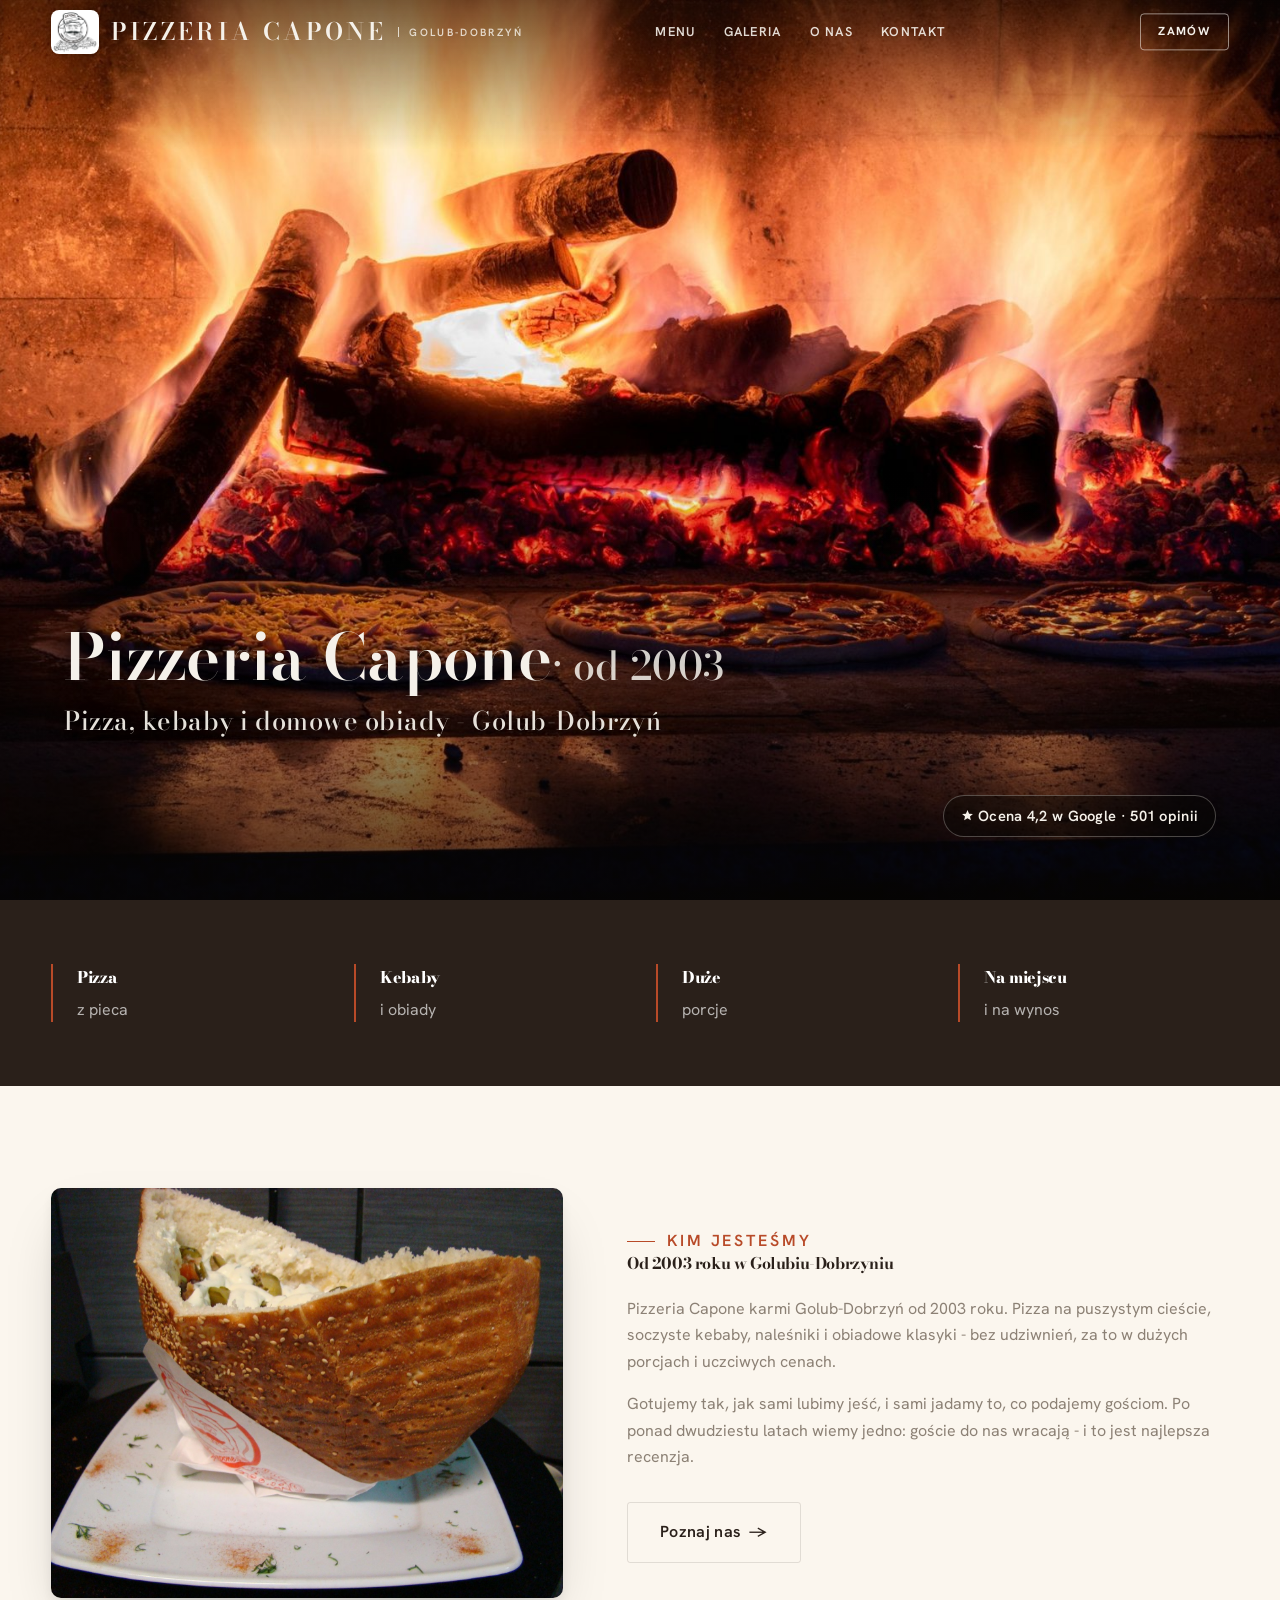
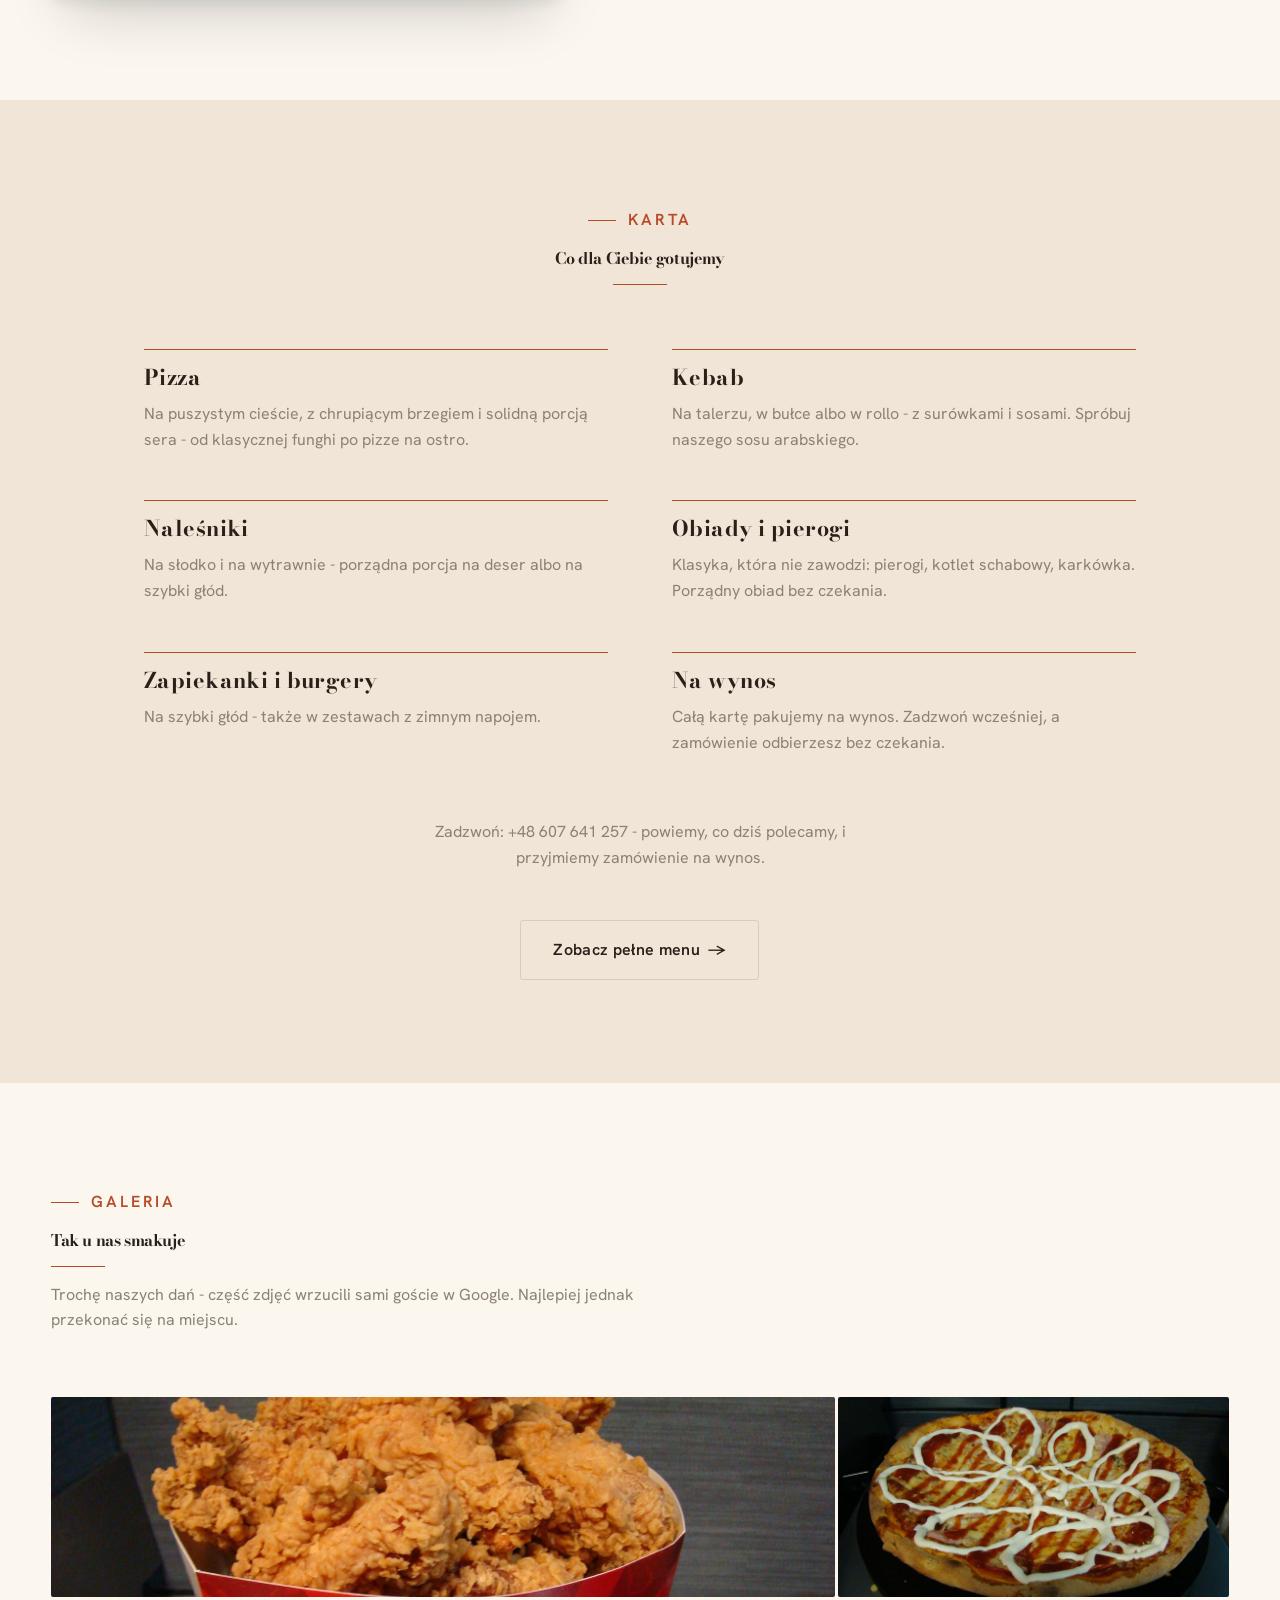
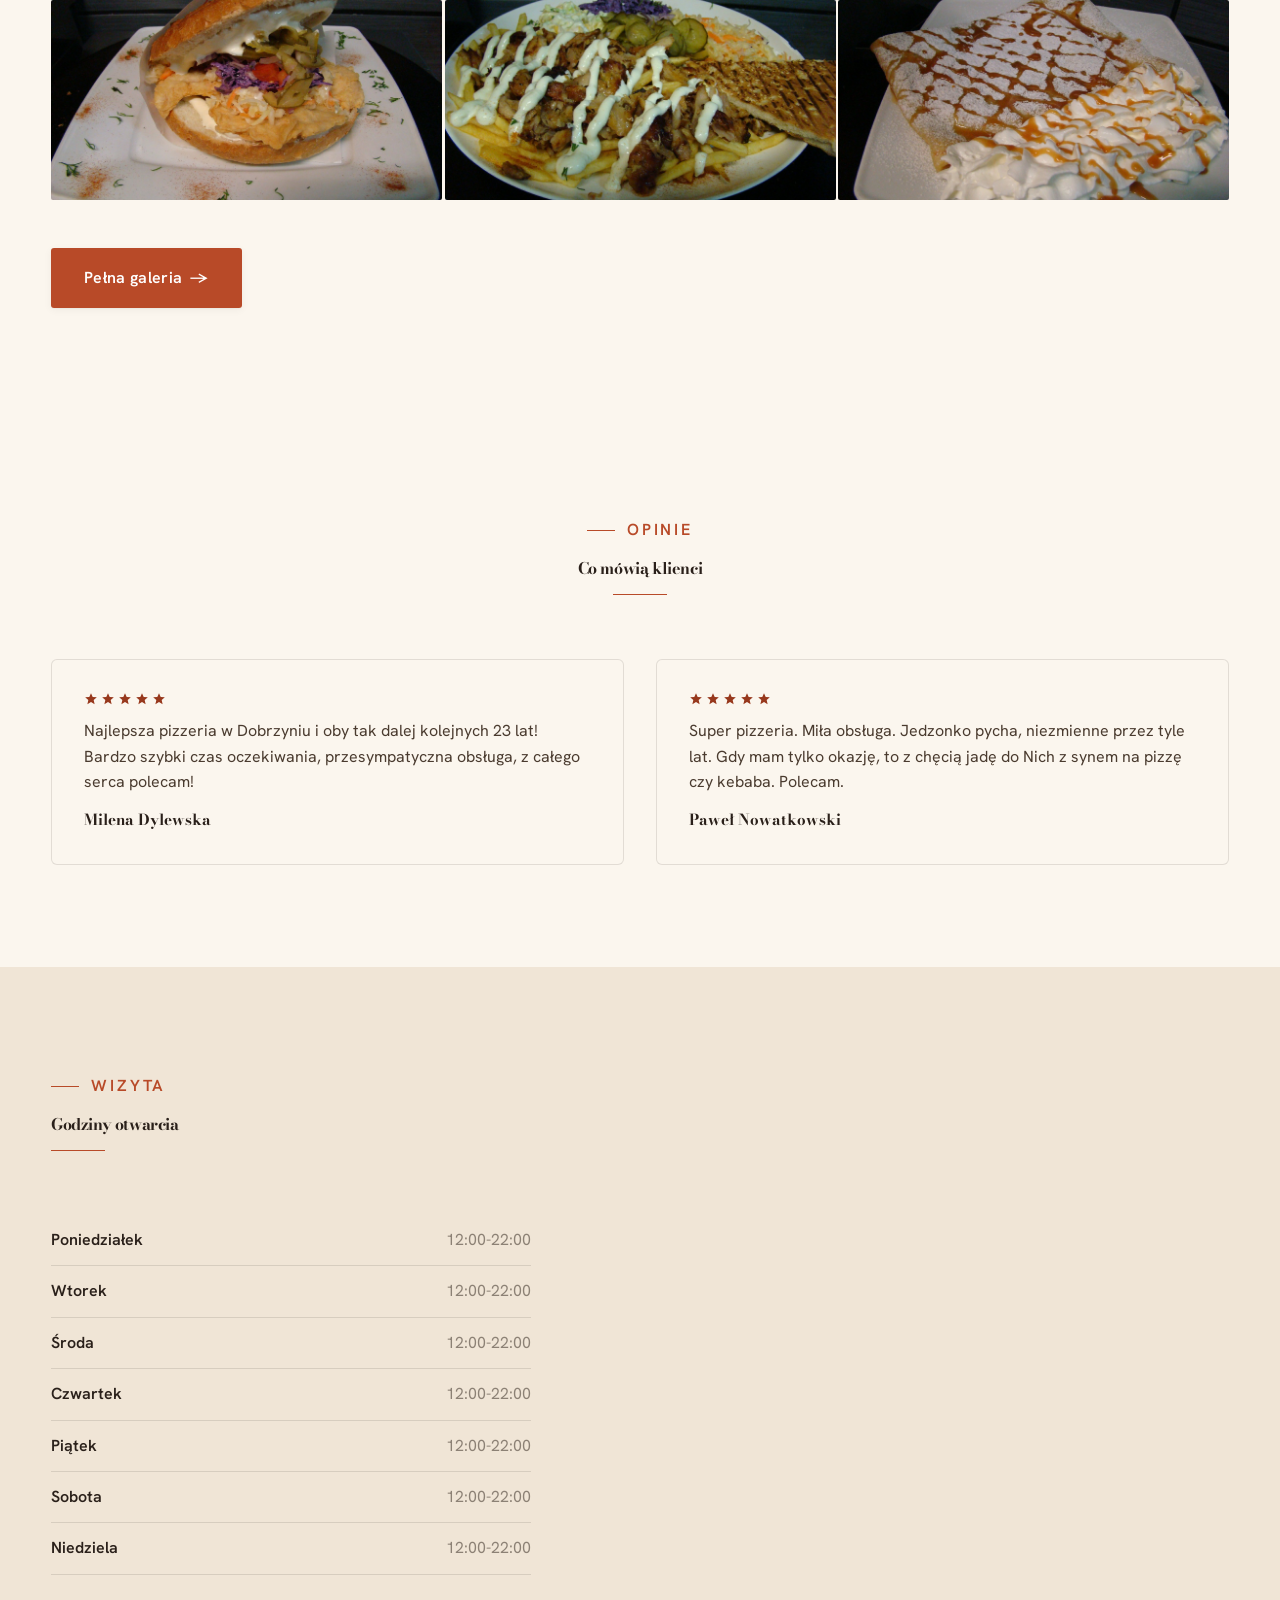
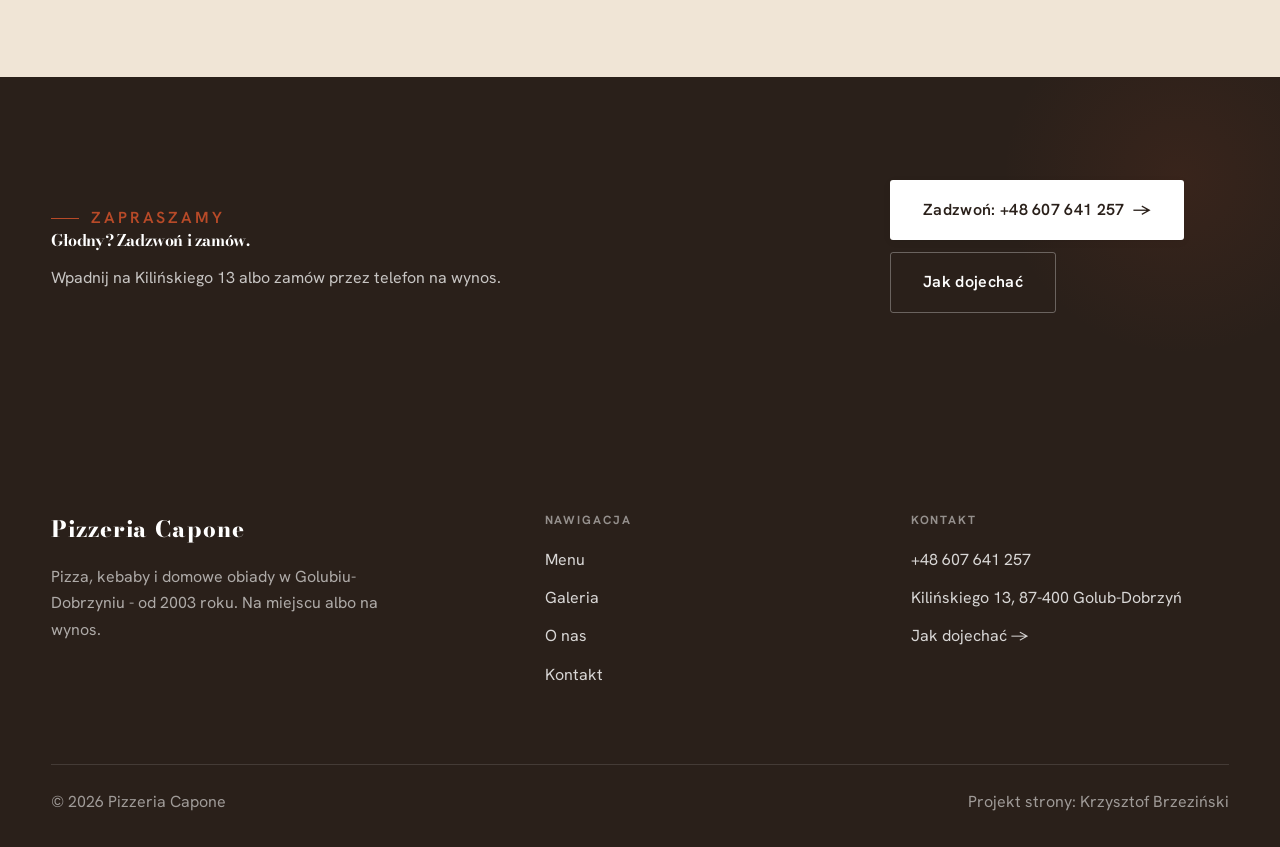
<file: index.html>
<!DOCTYPE html>
<html lang="pl">
<head>
<meta charset="UTF-8">
<meta name="viewport" content="width=device-width, initial-scale=1.0">
<title>Pizzeria Capone - Pizza i kebab · Golub-Dobrzyń</title>
<meta name="description" content="Pizzeria Capone w Golubiu-Dobrzyniu - pizza na puszystym cieście, kebaby, naleśniki i domowe obiady. Od 2003 roku, na miejscu i na wynos. Zadzwoń: +48 607 641 257.">
<link rel="preconnect" href="https://fonts.googleapis.com">
<link rel="preconnect" href="https://fonts.gstatic.com" crossorigin>
<link href="https://fonts.googleapis.com/css2?family=Bodoni+Moda:wght@500;600;700&family=Hanken+Grotesk:wght@400;500;600&display=swap" rel="stylesheet">
<link rel="stylesheet" href="assets/styles.css">
<link rel="icon" type="image/png" href="img/favicon.png">
<link rel="apple-touch-icon" href="img/apple-touch-icon.png">
</head>
<body>

<header class="nav">
  <div class="wrap nav-inner">
    <a class="brand brand-has-logo" href="index.html"><img class="brand-logo" src="img/logo.png" alt="Pizzeria Capone - logo"><span class="name">Pizzeria Capone</span><span class="sub">Golub-Dobrzyń</span></a>
    <nav class="nav-links">
      <a href="oferta.html">Menu</a>
      <a href="realizacje.html">Galeria</a>
      <a href="o-nas.html">O nas</a>
      <a href="kontakt.html">Kontakt</a>
      <a href="tel:+48607641257" class="btn btn-accent">Zamów</a>
    </nav>
    <button class="nav-toggle" aria-label="Menu"><span></span><span></span><span></span></button>
  </div>
</header>

<section class="hero-gastro">
  <img class="hg-bg" src="img/hero-galeria.jpg" alt="Pizzeria Capone - wnętrze">
  <div class="hg-veil"></div>
  <p class="hg-tagline">Pizzeria Capone<span class="hg-since">· od 2003</span><span style="display:block;font-size:.4em;font-weight:500;letter-spacing:.02em;margin-top:.6em;color:rgba(245,241,234,.93)">Pizza, kebaby i domowe obiady - Golub-Dobrzyń</span></p>
  <p class="hg-rate"><svg width="13" height="13" viewBox="0 0 24 24" fill="currentColor" aria-hidden="true" style="vertical-align:-1px"><path d="M12 2l2.9 6.6 7.1.6-5.4 4.7 1.6 7L12 17l-6.2 3.9 1.6-7L2 9.2l7.1-.6L12 2z"/></svg> Ocena 4,2 w Google · 501 opinii</p>
</section>
<section class="strip" style="padding-block:0">
  <div class="wrap">
    <div class="item reveal"><div class="k">Pizza</div><div class="v">z pieca</div></div>
    <div class="item reveal"><div class="k">Kebaby</div><div class="v">i obiady</div></div>
    <div class="item reveal"><div class="k">Duże</div><div class="v">porcje</div></div>
    <div class="item reveal"><div class="k">Na miejscu</div><div class="v">i na wynos</div></div>
  </div>
</section>
<section>
  <div class="wrap split">
    <div class="split-art reveal"><img src="img/g12.jpg" alt="Chleb kebabowy z sezamem - Pizzeria Capone" loading="lazy"></div>
    <div class="split-copy reveal">
      <span class="eyebrow">Kim jesteśmy</span>
      <h2>Od 2003 roku w Golubiu-Dobrzyniu</h2>
      <p class="muted">Pizzeria Capone karmi Golub-Dobrzyń od 2003 roku. Pizza na puszystym cieście, soczyste kebaby, naleśniki i obiadowe klasyki - bez udziwnień, za to w dużych porcjach i uczciwych cenach.</p>
      <p class="muted">Gotujemy tak, jak sami lubimy jeść, i sami jadamy to, co podajemy gościom. Po ponad dwudziestu latach wiemy jedno: goście do nas wracają - i to jest najlepsza recenzja.</p>
      <a href="o-nas.html" class="btn btn-ghost">Poznaj nas <span class="arr">→</span></a>
    </div>
  </div>
</section>
<section id="menu" class="menu-sec">
  <div class="wrap">
    <div class="head center reveal">
      <span class="eyebrow">Karta</span>
      <h2>Co dla Ciebie gotujemy</h2>
    </div>
    <div class="menu-cats">
      <div class="menu-cat reveal"><h3>Pizza</h3><p>Na puszystym cieście, z chrupiącym brzegiem i solidną porcją sera - od klasycznej funghi po pizze na ostro.</p></div>
      <div class="menu-cat reveal"><h3>Kebab</h3><p>Na talerzu, w bułce albo w rollo - z surówkami i sosami. Spróbuj naszego sosu arabskiego.</p></div>
      <div class="menu-cat reveal"><h3>Naleśniki</h3><p>Na słodko i na wytrawnie - porządna porcja na deser albo na szybki głód.</p></div>
      <div class="menu-cat reveal"><h3>Obiady i pierogi</h3><p>Klasyka, która nie zawodzi: pierogi, kotlet schabowy, karkówka. Porządny obiad bez czekania.</p></div>
      <div class="menu-cat reveal"><h3>Zapiekanki i burgery</h3><p>Na szybki głód - także w zestawach z zimnym napojem.</p></div>
      <div class="menu-cat reveal"><h3>Na wynos</h3><p>Całą kartę pakujemy na wynos. Zadzwoń wcześniej, a zamówienie odbierzesz bez czekania.</p></div>
    </div>
    <p class="menu-note">Zadzwoń: +48 607 641 257 - powiemy, co dziś polecamy, i przyjmiemy zamówienie na wynos.</p>
    <div style="text-align:center;margin-top:var(--space-7)" class="reveal"><a href="oferta.html" class="btn btn-ghost">Zobacz pełne menu <span class="arr">→</span></a></div>
  </div>
</section>
<section>
  <div class="wrap">
    <div class="head reveal">
      <span class="eyebrow">Galeria</span>
      <h2>Tak u nas smakuje</h2>
      <p>Trochę naszych dań - część zdjęć wrzucili sami goście w Google. Najlepiej jednak przekonać się na miejscu.</p>
    </div>
    <div class="gallery">
      <div class="tile t-two3 reveal"><img src="img/g2.jpg" alt="Kubełek chrupiących stripsów" loading="lazy" style="object-position:center 18%"><div class="cap">Kubełek stripsów</div></div>
      <div class="tile t-third reveal"><img src="img/g3.jpg" alt="Nasza pizza" loading="lazy"><div class="cap">Nasza pizza</div></div>
      <div class="tile t-third reveal"><img src="img/g4.jpg" alt="Burger z kurczakiem" loading="lazy"><div class="cap">Burger z kurczakiem</div></div>
      <div class="tile t-third reveal"><img src="img/g5.jpg" alt="Kebab na talerzu z frytkami i surówkami" loading="lazy"><div class="cap">Kebab na talerzu</div></div>
      <div class="tile t-third reveal"><img src="img/g6.jpg" alt="Naleśnik z bitą śmietaną i karmelem" loading="lazy"><div class="cap">Naleśniki na słodko</div></div>
    </div>
    <div style="margin-top:var(--space-7)" class="reveal"><a href="realizacje.html" class="btn btn-accent">Pełna galeria <span class="arr">→</span></a></div>
  </div>
</section>
<section class="opinie">
  <div class="wrap">
    <div class="head center reveal">
      <span class="eyebrow">Opinie</span>
      <h2>Co mówią klienci</h2>
    </div>
    <div class="opinie-grid">
      <figure class="op-card reveal"><span class="op-star" style="display:inline-flex;gap:3px"><svg width="14" height="14" viewBox="0 0 24 24" fill="currentColor" aria-hidden="true"><path d="M12 2l2.9 6.6 7.1.6-5.4 4.7 1.6 7L12 17l-6.2 3.9 1.6-7L2 9.2l7.1-.6L12 2z"/></svg><svg width="14" height="14" viewBox="0 0 24 24" fill="currentColor" aria-hidden="true"><path d="M12 2l2.9 6.6 7.1.6-5.4 4.7 1.6 7L12 17l-6.2 3.9 1.6-7L2 9.2l7.1-.6L12 2z"/></svg><svg width="14" height="14" viewBox="0 0 24 24" fill="currentColor" aria-hidden="true"><path d="M12 2l2.9 6.6 7.1.6-5.4 4.7 1.6 7L12 17l-6.2 3.9 1.6-7L2 9.2l7.1-.6L12 2z"/></svg><svg width="14" height="14" viewBox="0 0 24 24" fill="currentColor" aria-hidden="true"><path d="M12 2l2.9 6.6 7.1.6-5.4 4.7 1.6 7L12 17l-6.2 3.9 1.6-7L2 9.2l7.1-.6L12 2z"/></svg><svg width="14" height="14" viewBox="0 0 24 24" fill="currentColor" aria-hidden="true"><path d="M12 2l2.9 6.6 7.1.6-5.4 4.7 1.6 7L12 17l-6.2 3.9 1.6-7L2 9.2l7.1-.6L12 2z"/></svg></span><blockquote>Najlepsza pizzeria w Dobrzyniu i oby tak dalej kolejnych 23 lat! Bardzo szybki czas oczekiwania, przesympatyczna obsługa, z całego serca polecam!</blockquote><span class="op-autor">Milena Dylewska</span></figure>
      <figure class="op-card reveal"><span class="op-star" style="display:inline-flex;gap:3px"><svg width="14" height="14" viewBox="0 0 24 24" fill="currentColor" aria-hidden="true"><path d="M12 2l2.9 6.6 7.1.6-5.4 4.7 1.6 7L12 17l-6.2 3.9 1.6-7L2 9.2l7.1-.6L12 2z"/></svg><svg width="14" height="14" viewBox="0 0 24 24" fill="currentColor" aria-hidden="true"><path d="M12 2l2.9 6.6 7.1.6-5.4 4.7 1.6 7L12 17l-6.2 3.9 1.6-7L2 9.2l7.1-.6L12 2z"/></svg><svg width="14" height="14" viewBox="0 0 24 24" fill="currentColor" aria-hidden="true"><path d="M12 2l2.9 6.6 7.1.6-5.4 4.7 1.6 7L12 17l-6.2 3.9 1.6-7L2 9.2l7.1-.6L12 2z"/></svg><svg width="14" height="14" viewBox="0 0 24 24" fill="currentColor" aria-hidden="true"><path d="M12 2l2.9 6.6 7.1.6-5.4 4.7 1.6 7L12 17l-6.2 3.9 1.6-7L2 9.2l7.1-.6L12 2z"/></svg><svg width="14" height="14" viewBox="0 0 24 24" fill="currentColor" aria-hidden="true"><path d="M12 2l2.9 6.6 7.1.6-5.4 4.7 1.6 7L12 17l-6.2 3.9 1.6-7L2 9.2l7.1-.6L12 2z"/></svg></span><blockquote>Super pizzeria. Miła obsługa. Jedzonko pycha, niezmienne przez tyle lat. Gdy mam tylko okazję, to z chęcią jadę do Nich z synem na pizzę czy kebaba. Polecam.</blockquote><span class="op-autor">Paweł Nowatkowski</span></figure>
    </div>
  </div>
</section>
<section class="trust">
  <div class="wrap">
    <div class="head reveal">
      <span class="eyebrow">Wizyta</span>
      <h2>Godziny otwarcia</h2>
    </div>
    <div class="godz reveal">
      <div class="godz-row"><b>Poniedziałek</b><span>12:00-22:00</span></div>
      <div class="godz-row"><b>Wtorek</b><span>12:00-22:00</span></div>
      <div class="godz-row"><b>Środa</b><span>12:00-22:00</span></div>
      <div class="godz-row"><b>Czwartek</b><span>12:00-22:00</span></div>
      <div class="godz-row"><b>Piątek</b><span>12:00-22:00</span></div>
      <div class="godz-row"><b>Sobota</b><span>12:00-22:00</span></div>
      <div class="godz-row"><b>Niedziela</b><span>12:00-22:00</span></div>
    </div>
  </div>
</section>
<section class="cta">
  <div class="wrap">
    <div class="reveal">
      <span class="eyebrow">Zapraszamy</span>
      <h2>Głodny? Zadzwoń i zamów.</h2>
      <p>Wpadnij na Kilińskiego 13 albo zamów przez telefon na wynos.</p>
    </div>
    <div class="cta-actions reveal">
      <a href="tel:+48607641257" class="btn btn-light">Zadzwoń: +48 607 641 257 <span class="arr">→</span></a>
      <a href="https://maps.google.com/?cid=8520244853680919772" target="_blank" rel="noopener" class="btn btn-ghost" style="color:#fff;border-color:rgba(255,255,255,.3)">Jak dojechać</a>
    </div>
  </div>
</section>

<footer>
  <div class="wrap">
    <div class="foot-grid">
      <div class="foot-brand">
        <div class="name">Pizzeria Capone</div>
        <p>Pizza, kebaby i domowe obiady w Golubiu-Dobrzyniu - od 2003 roku. Na miejscu albo na wynos.</p>
      </div>
      <div class="foot-col">
        <h4>Nawigacja</h4>
        <a href="oferta.html">Menu</a>
        <a href="realizacje.html">Galeria</a>
        <a href="o-nas.html">O nas</a>
        <a href="kontakt.html">Kontakt</a>
      </div>
      <div class="foot-col">
        <h4>Kontakt</h4>
        <a href="tel:+48607641257">+48 607 641 257</a>
        <p>Kilińskiego 13, 87-400 Golub-Dobrzyń</p>
        <a href="https://maps.google.com/?cid=8520244853680919772&g_mp=CiVnb29nbGUubWFwcy5wbGFjZXMudjEuUGxhY2VzLkdldFBsYWNlEAIYBCAA" target="_blank" rel="noopener">Jak dojechać →</a>
      </div>
    </div>
    <div class="foot-bot">
      <span>© 2026 Pizzeria Capone</span>
      <span>Projekt strony: Krzysztof Brzeziński</span>
    </div>
  </div>
</footer>
<div class="sticky-reserve"><a class="sr-book" href="tel:+48607641257">Zadzwoń i zamów</a><a class="sr-call" href="tel:+48607641257" aria-label="Zadzwoń"><svg class="ico-tel" width="16" height="16" viewBox="0 0 24 24" fill="none" aria-hidden="true"><path d="M6.6 10.8a15.5 15.5 0 0 0 6.6 6.6l2.2-2.2a1 1 0 0 1 1-.24 11.4 11.4 0 0 0 3.6.58 1 1 0 0 1 1 1V20a1 1 0 0 1-1 1A17 17 0 0 1 3 4a1 1 0 0 1 1-1h3.5a1 1 0 0 1 1 1c0 1.25.2 2.46.58 3.6a1 1 0 0 1-.25 1l-2.23 2.2Z" fill="currentColor"/></svg></a></div>

<script src="assets/main.js"></script>
</body>
</html>
</file>
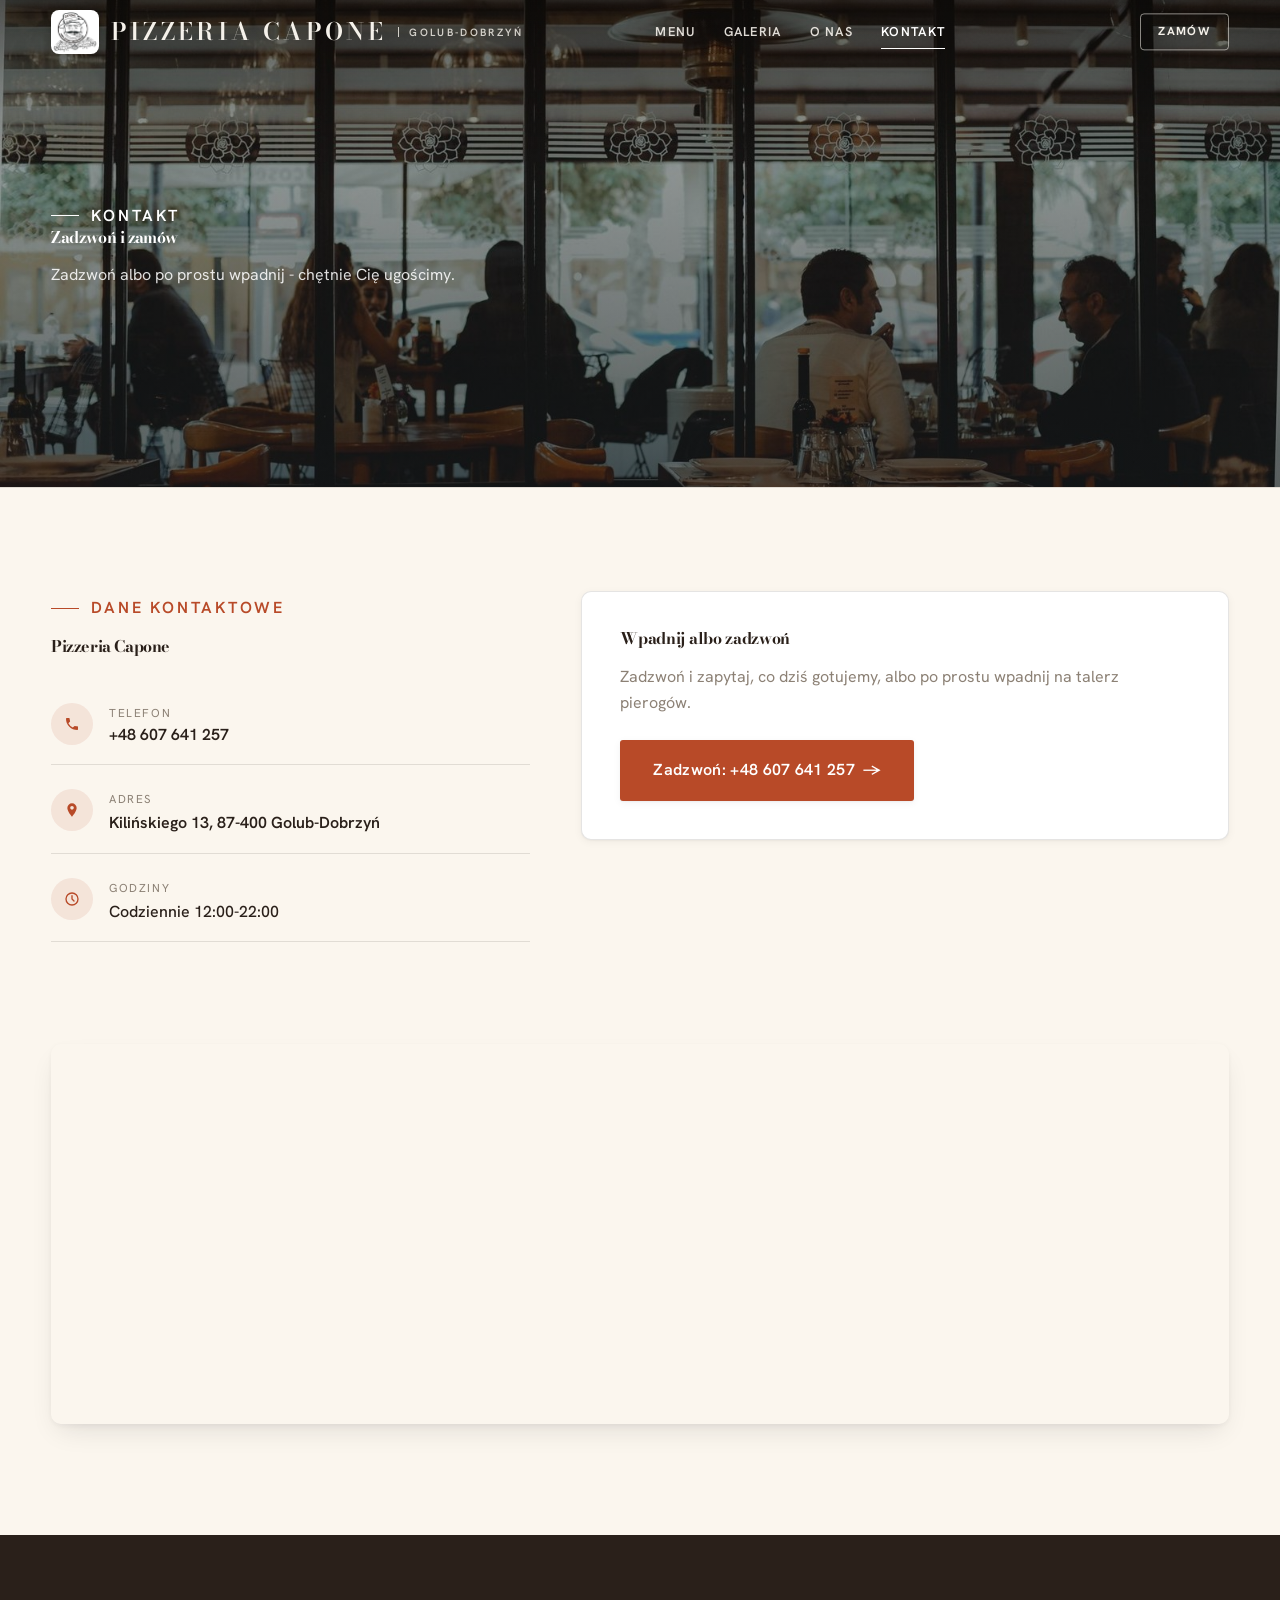
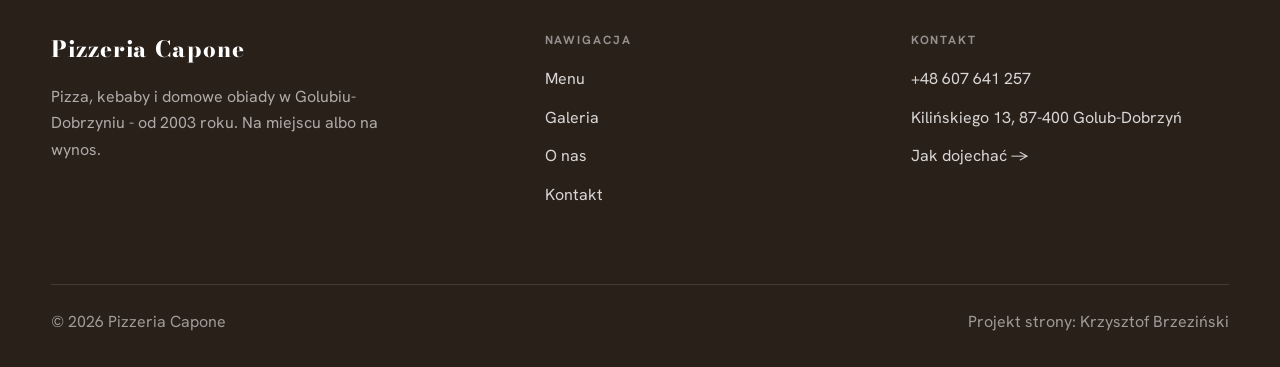
<file: kontakt.html>
<!DOCTYPE html>
<html lang="pl">
<head>
<meta charset="UTF-8">
<meta name="viewport" content="width=device-width, initial-scale=1.0">
<title>Kontakt - Pizzeria Capone</title>
<meta name="description" content="Kontakt Pizzeria Capone - Kilińskiego 13, 87-400 Golub-Dobrzyń">
<link rel="preconnect" href="https://fonts.googleapis.com">
<link rel="preconnect" href="https://fonts.gstatic.com" crossorigin>
<link href="https://fonts.googleapis.com/css2?family=Bodoni+Moda:wght@500;600;700&family=Hanken+Grotesk:wght@400;500;600&display=swap" rel="stylesheet">
<link rel="stylesheet" href="assets/styles.css">
<link rel="icon" type="image/png" href="img/favicon.png">
<link rel="apple-touch-icon" href="img/apple-touch-icon.png">
</head>
<body>

<header class="nav">
  <div class="wrap nav-inner">
    <a class="brand brand-has-logo" href="index.html"><img class="brand-logo" src="img/logo.png" alt="Pizzeria Capone - logo"><span class="name">Pizzeria Capone</span><span class="sub">Golub-Dobrzyń</span></a>
    <nav class="nav-links">
      <a href="oferta.html">Menu</a>
      <a href="realizacje.html">Galeria</a>
      <a href="o-nas.html">O nas</a>
      <a href="kontakt.html" class="active">Kontakt</a>
      <a href="tel:+48607641257" class="btn btn-accent">Zamów</a>
    </nav>
    <button class="nav-toggle" aria-label="Menu"><span></span><span></span><span></span></button>
  </div>
</header>

<section class="pagehead">
  <img src="img/hero-kontakt.jpg" alt="Pizzeria Capone - wnętrze">
  <div class="wrap">
    <span class="eyebrow">Kontakt</span>
    <h1>Zadzwoń i zamów</h1>
    <p>Zadzwoń albo po prostu wpadnij - chętnie Cię ugościmy.</p>
  </div>
</section>
<section>
  <div class="wrap contact-grid">
    <div class="reveal">
      <span class="eyebrow">Dane kontaktowe</span>
      <h2 style="margin:var(--space-4) 0 var(--space-6)">Pizzeria Capone</h2>
      <div class="info-list">
        <div class="info-row"><div class="ic"><svg class="ico-tel" width="16" height="16" viewBox="0 0 24 24" fill="none" aria-hidden="true"><path d="M6.6 10.8a15.5 15.5 0 0 0 6.6 6.6l2.2-2.2a1 1 0 0 1 1-.24 11.4 11.4 0 0 0 3.6.58 1 1 0 0 1 1 1V20a1 1 0 0 1-1 1A17 17 0 0 1 3 4a1 1 0 0 1 1-1h3.5a1 1 0 0 1 1 1c0 1.25.2 2.46.58 3.6a1 1 0 0 1-.25 1l-2.23 2.2Z" fill="currentColor"/></svg></div><div><div class="lbl">Telefon</div><a class="val" href="tel:+48607641257">+48 607 641 257</a></div></div>
        <div class="info-row"><div class="ic"><svg width="16" height="16" viewBox="0 0 24 24" fill="currentColor" aria-hidden="true"><path d="M12 2a7 7 0 0 0-7 7c0 5.2 7 13 7 13s7-7.8 7-13a7 7 0 0 0-7-7zm0 9.5A2.5 2.5 0 1 1 12 6a2.5 2.5 0 0 1 0 5.5z"/></svg></div><div><div class="lbl">Adres</div><div class="val">Kilińskiego 13, 87-400 Golub-Dobrzyń</div></div></div>
        <div class="info-row"><div class="ic"><svg width="16" height="16" viewBox="0 0 24 24" fill="none" stroke="currentColor" stroke-width="2" stroke-linecap="round" aria-hidden="true"><circle cx="12" cy="12" r="9"/><path d="M12 7v5l3 3"/></svg></div><div><div class="lbl">Godziny</div><div class="val" style="font-weight:500">Codziennie 12:00-22:00</div></div></div>
      </div>
    </div>
    <div class="reveal">
      <div class="form">
        <h3 style="margin-bottom:var(--space-4)">Wpadnij albo zadzwoń</h3>
        <p class="muted" style="margin-bottom:var(--space-5)">Zadzwoń i zapytaj, co dziś gotujemy, albo po prostu wpadnij na talerz pierogów.</p>
        <a href="tel:+48607641257" class="btn btn-accent" style="justify-content:center">Zadzwoń: +48 607 641 257 <span class="arr">→</span></a>
      </div>
    </div>
  </div>
</section>
<section style="padding-top:0">
  <div class="wrap reveal">
    <iframe class="map" title="Pizzeria Capone - Golub-Dobrzyń" src="https://maps.google.com/maps?q=53.1108291%2C19.0519311&z=15&output=embed" loading="lazy" referrerpolicy="no-referrer-when-downgrade"></iframe>
  </div>
</section>

<footer>
  <div class="wrap">
    <div class="foot-grid">
      <div class="foot-brand">
        <div class="name">Pizzeria Capone</div>
        <p>Pizza, kebaby i domowe obiady w Golubiu-Dobrzyniu - od 2003 roku. Na miejscu albo na wynos.</p>
      </div>
      <div class="foot-col">
        <h4>Nawigacja</h4>
        <a href="oferta.html">Menu</a>
        <a href="realizacje.html">Galeria</a>
        <a href="o-nas.html">O nas</a>
        <a href="kontakt.html">Kontakt</a>
      </div>
      <div class="foot-col">
        <h4>Kontakt</h4>
        <a href="tel:+48607641257">+48 607 641 257</a>
        <p>Kilińskiego 13, 87-400 Golub-Dobrzyń</p>
        <a href="https://maps.google.com/?cid=8520244853680919772&g_mp=CiVnb29nbGUubWFwcy5wbGFjZXMudjEuUGxhY2VzLkdldFBsYWNlEAIYBCAA" target="_blank" rel="noopener">Jak dojechać →</a>
      </div>
    </div>
    <div class="foot-bot">
      <span>© 2026 Pizzeria Capone</span>
      <span>Projekt strony: Krzysztof Brzeziński</span>
    </div>
  </div>
</footer>
<div class="sticky-reserve"><a class="sr-book" href="tel:+48607641257">Zadzwoń i zamów</a><a class="sr-call" href="tel:+48607641257" aria-label="Zadzwoń"><svg class="ico-tel" width="16" height="16" viewBox="0 0 24 24" fill="none" aria-hidden="true"><path d="M6.6 10.8a15.5 15.5 0 0 0 6.6 6.6l2.2-2.2a1 1 0 0 1 1-.24 11.4 11.4 0 0 0 3.6.58 1 1 0 0 1 1 1V20a1 1 0 0 1-1 1A17 17 0 0 1 3 4a1 1 0 0 1 1-1h3.5a1 1 0 0 1 1 1c0 1.25.2 2.46.58 3.6a1 1 0 0 1-.25 1l-2.23 2.2Z" fill="currentColor"/></svg></a></div>

<script src="assets/main.js"></script>
</body>
</html>
</file>
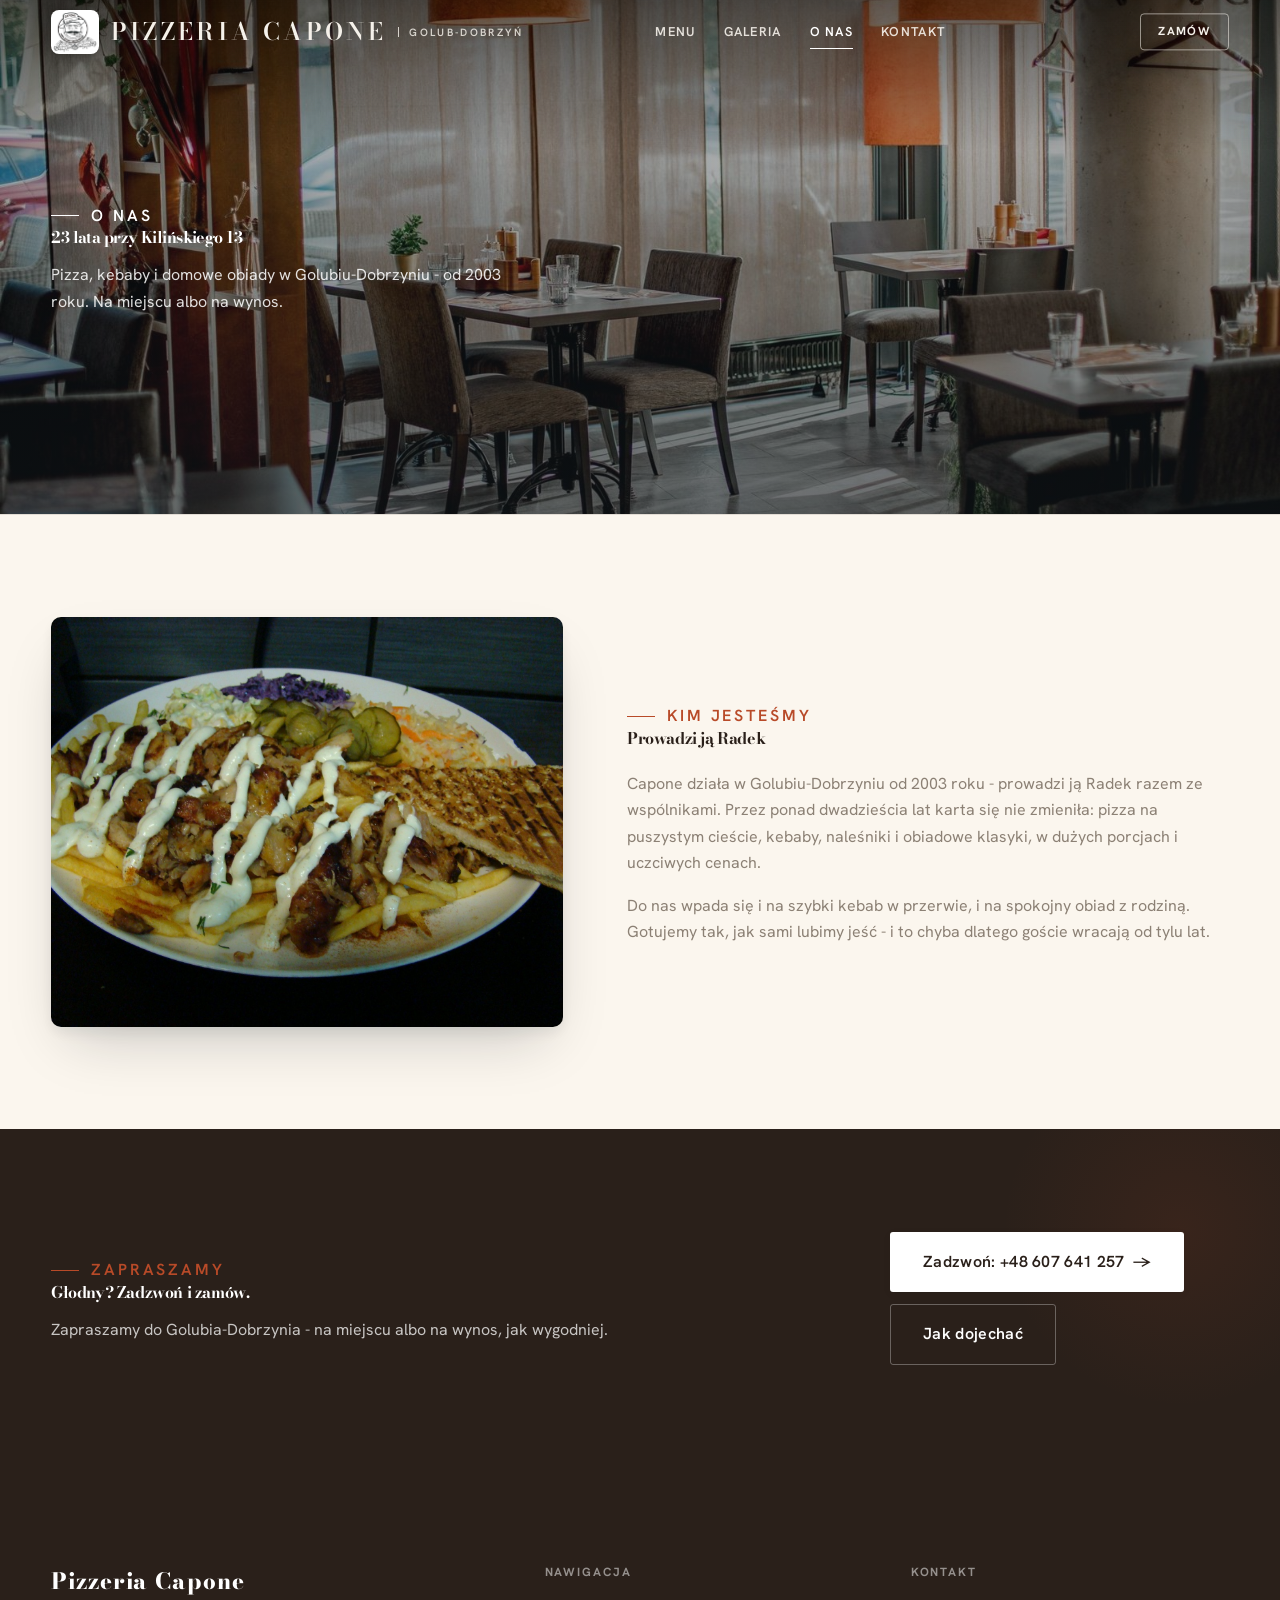
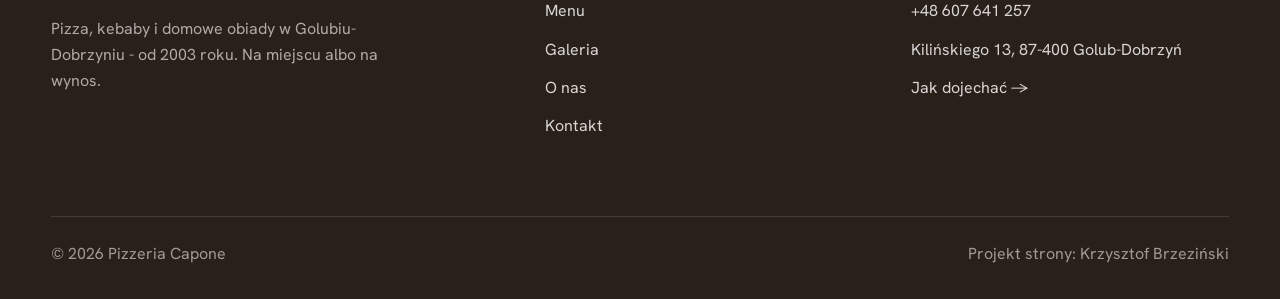
<file: o-nas.html>
<!DOCTYPE html>
<html lang="pl">
<head>
<meta charset="UTF-8">
<meta name="viewport" content="width=device-width, initial-scale=1.0">
<title>O nas - Pizzeria Capone</title>
<meta name="description" content="Pizzeria Capone w Golubiu-Dobrzyniu - pizza na puszystym cieście, kebaby, naleśniki i domowe obiady. Od 2003 roku, na miejscu i na wynos. Zadzwoń: +48 607 641 257.">
<link rel="preconnect" href="https://fonts.googleapis.com">
<link rel="preconnect" href="https://fonts.gstatic.com" crossorigin>
<link href="https://fonts.googleapis.com/css2?family=Bodoni+Moda:wght@500;600;700&family=Hanken+Grotesk:wght@400;500;600&display=swap" rel="stylesheet">
<link rel="stylesheet" href="assets/styles.css">
<link rel="icon" type="image/png" href="img/favicon.png">
<link rel="apple-touch-icon" href="img/apple-touch-icon.png">
</head>
<body>

<header class="nav">
  <div class="wrap nav-inner">
    <a class="brand brand-has-logo" href="index.html"><img class="brand-logo" src="img/logo.png" alt="Pizzeria Capone - logo"><span class="name">Pizzeria Capone</span><span class="sub">Golub-Dobrzyń</span></a>
    <nav class="nav-links">
      <a href="oferta.html">Menu</a>
      <a href="realizacje.html">Galeria</a>
      <a href="o-nas.html" class="active">O nas</a>
      <a href="kontakt.html">Kontakt</a>
      <a href="tel:+48607641257" class="btn btn-accent">Zamów</a>
    </nav>
    <button class="nav-toggle" aria-label="Menu"><span></span><span></span><span></span></button>
  </div>
</header>

<section class="pagehead">
  <img src="img/hero-onas.jpg" alt="Pizzeria Capone - wnętrze">
  <div class="wrap">
    <span class="eyebrow">O nas</span>
    <h1>23 lata przy Kilińskiego 13</h1>
    <p>Pizza, kebaby i domowe obiady w Golubiu-Dobrzyniu - od 2003 roku. Na miejscu albo na wynos.</p>
  </div>
</section>
<section>
  <div class="wrap split">
    <div class="split-art reveal"><img src="img/g5.jpg" alt="Kebab na talerzu - Pizzeria Capone" loading="lazy"></div>
    <div class="split-copy reveal">
      <span class="eyebrow">Kim jesteśmy</span>
      <h2>Prowadzi ją Radek</h2>
      <p class="muted">Capone działa w Golubiu-Dobrzyniu od 2003 roku - prowadzi ją Radek razem ze wspólnikami. Przez ponad dwadzieścia lat karta się nie zmieniła: pizza na puszystym cieście, kebaby, naleśniki i obiadowe klasyki, w dużych porcjach i uczciwych cenach.</p>
      <p class="muted">Do nas wpada się i na szybki kebab w przerwie, i na spokojny obiad z rodziną. Gotujemy tak, jak sami lubimy jeść - i to chyba dlatego goście wracają od tylu lat.</p>
    </div>
  </div>
</section>


<section class="cta">
  <div class="wrap">
    <div class="reveal">
      <span class="eyebrow">Zapraszamy</span>
      <h2>Głodny? Zadzwoń i zamów.</h2>
      <p>Zapraszamy do Golubia-Dobrzynia - na miejscu albo na wynos, jak wygodniej.</p>
    </div>
    <div class="cta-actions reveal">
      <a href="tel:+48607641257" class="btn btn-light">Zadzwoń: +48 607 641 257 <span class="arr">→</span></a>
      <a href="https://maps.google.com/?cid=8520244853680919772" target="_blank" rel="noopener" class="btn btn-ghost" style="color:#fff;border-color:rgba(255,255,255,.3)">Jak dojechać</a>
    </div>
  </div>
</section>

<footer>
  <div class="wrap">
    <div class="foot-grid">
      <div class="foot-brand">
        <div class="name">Pizzeria Capone</div>
        <p>Pizza, kebaby i domowe obiady w Golubiu-Dobrzyniu - od 2003 roku. Na miejscu albo na wynos.</p>
      </div>
      <div class="foot-col">
        <h4>Nawigacja</h4>
        <a href="oferta.html">Menu</a>
        <a href="realizacje.html">Galeria</a>
        <a href="o-nas.html">O nas</a>
        <a href="kontakt.html">Kontakt</a>
      </div>
      <div class="foot-col">
        <h4>Kontakt</h4>
        <a href="tel:+48607641257">+48 607 641 257</a>
        <p>Kilińskiego 13, 87-400 Golub-Dobrzyń</p>
        <a href="https://maps.google.com/?cid=8520244853680919772&g_mp=CiVnb29nbGUubWFwcy5wbGFjZXMudjEuUGxhY2VzLkdldFBsYWNlEAIYBCAA" target="_blank" rel="noopener">Jak dojechać →</a>
      </div>
    </div>
    <div class="foot-bot">
      <span>© 2026 Pizzeria Capone</span>
      <span>Projekt strony: Krzysztof Brzeziński</span>
    </div>
  </div>
</footer>
<div class="sticky-reserve"><a class="sr-book" href="tel:+48607641257">Zadzwoń i zamów</a><a class="sr-call" href="tel:+48607641257" aria-label="Zadzwoń"><svg class="ico-tel" width="16" height="16" viewBox="0 0 24 24" fill="none" aria-hidden="true"><path d="M6.6 10.8a15.5 15.5 0 0 0 6.6 6.6l2.2-2.2a1 1 0 0 1 1-.24 11.4 11.4 0 0 0 3.6.58 1 1 0 0 1 1 1V20a1 1 0 0 1-1 1A17 17 0 0 1 3 4a1 1 0 0 1 1-1h3.5a1 1 0 0 1 1 1c0 1.25.2 2.46.58 3.6a1 1 0 0 1-.25 1l-2.23 2.2Z" fill="currentColor"/></svg></a></div>

<script src="assets/main.js"></script>
</body>
</html>
</file>
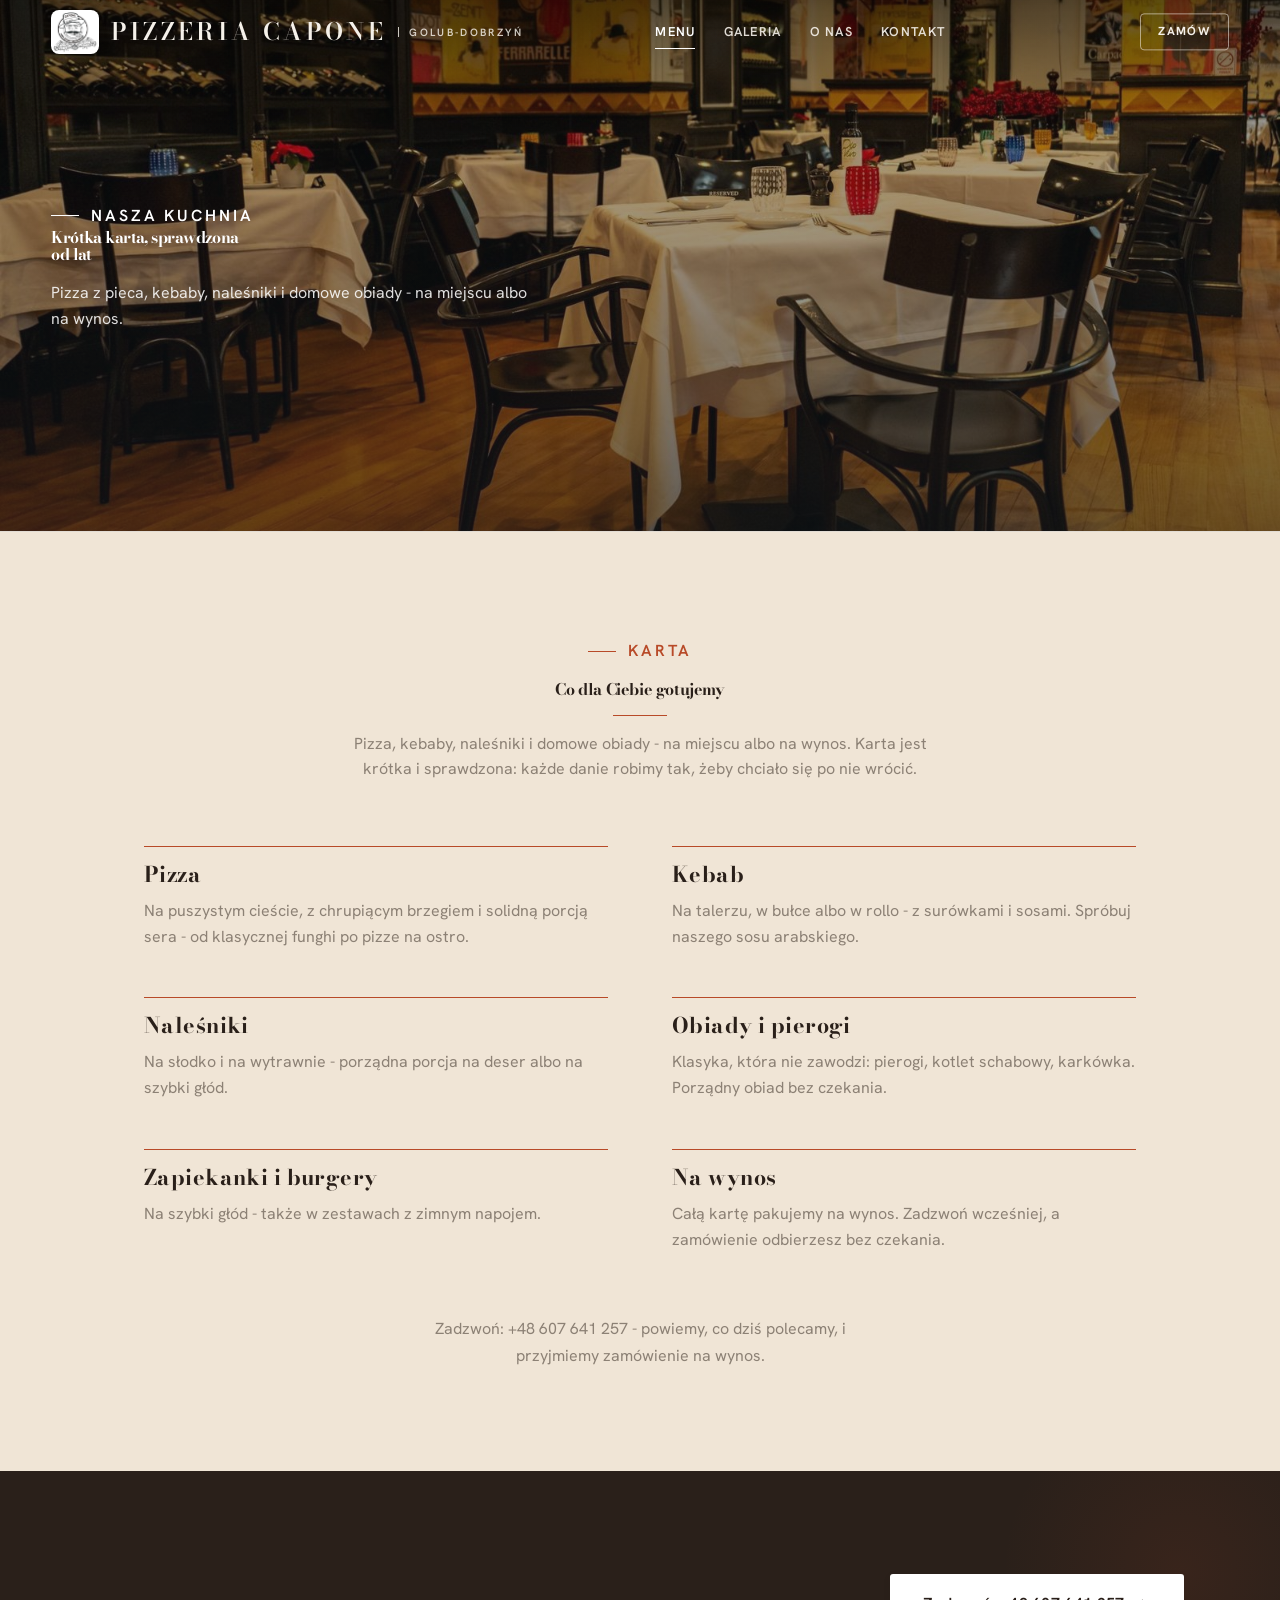
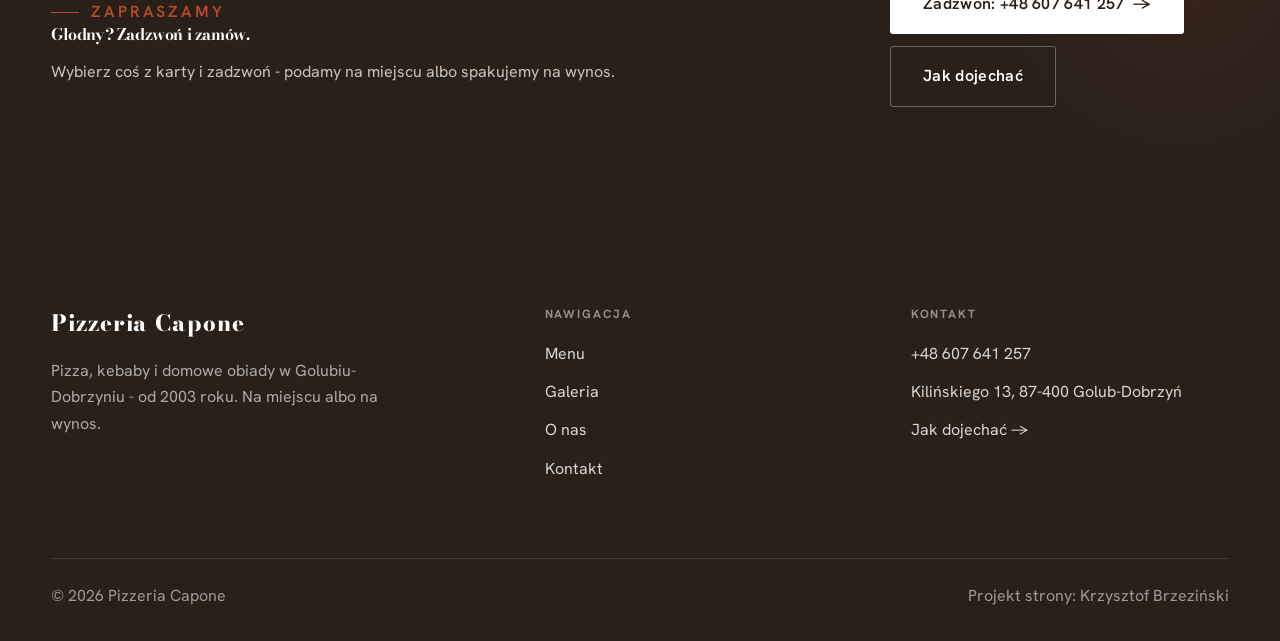
<file: oferta.html>
<!DOCTYPE html>
<html lang="pl">
<head>
<meta charset="UTF-8">
<meta name="viewport" content="width=device-width, initial-scale=1.0">
<title>Nasza kuchnia - Pizzeria Capone</title>
<meta name="description" content="Pizzeria Capone w Golubiu-Dobrzyniu - pizza na puszystym cieście, kebaby, naleśniki i domowe obiady. Od 2003 roku, na miejscu i na wynos. Zadzwoń: +48 607 641 257.">
<link rel="preconnect" href="https://fonts.googleapis.com">
<link rel="preconnect" href="https://fonts.gstatic.com" crossorigin>
<link href="https://fonts.googleapis.com/css2?family=Bodoni+Moda:wght@500;600;700&family=Hanken+Grotesk:wght@400;500;600&display=swap" rel="stylesheet">
<link rel="stylesheet" href="assets/styles.css">
<link rel="icon" type="image/png" href="img/favicon.png">
<link rel="apple-touch-icon" href="img/apple-touch-icon.png">
</head>
<body>

<header class="nav">
  <div class="wrap nav-inner">
    <a class="brand brand-has-logo" href="index.html"><img class="brand-logo" src="img/logo.png" alt="Pizzeria Capone - logo"><span class="name">Pizzeria Capone</span><span class="sub">Golub-Dobrzyń</span></a>
    <nav class="nav-links">
      <a href="oferta.html" class="active">Menu</a>
      <a href="realizacje.html">Galeria</a>
      <a href="o-nas.html">O nas</a>
      <a href="kontakt.html">Kontakt</a>
      <a href="tel:+48607641257" class="btn btn-accent">Zamów</a>
    </nav>
    <button class="nav-toggle" aria-label="Menu"><span></span><span></span><span></span></button>
  </div>
</header>

<section class="pagehead">
  <img src="img/hero-oferta.jpg" alt="Pizzeria Capone - wnętrze">
  <div class="wrap">
    <span class="eyebrow">Nasza kuchnia</span>
    <h1>Krótka karta, sprawdzona od lat</h1>
    <p>Pizza z pieca, kebaby, naleśniki i domowe obiady - na miejscu albo na wynos.</p>
  </div>
</section>
<section class="menu-sec">
  <div class="wrap">
    <div class="head center reveal">
      <span class="eyebrow">Karta</span>
      <h2>Co dla Ciebie gotujemy</h2>
      <p>Pizza, kebaby, naleśniki i domowe obiady - na miejscu albo na wynos. Karta jest krótka i sprawdzona: każde danie robimy tak, żeby chciało się po nie wrócić.</p>
    </div>
    <div class="menu-cats">
      <div class="menu-cat reveal"><h3>Pizza</h3><p>Na puszystym cieście, z chrupiącym brzegiem i solidną porcją sera - od klasycznej funghi po pizze na ostro.</p></div>
      <div class="menu-cat reveal"><h3>Kebab</h3><p>Na talerzu, w bułce albo w rollo - z surówkami i sosami. Spróbuj naszego sosu arabskiego.</p></div>
      <div class="menu-cat reveal"><h3>Naleśniki</h3><p>Na słodko i na wytrawnie - porządna porcja na deser albo na szybki głód.</p></div>
      <div class="menu-cat reveal"><h3>Obiady i pierogi</h3><p>Klasyka, która nie zawodzi: pierogi, kotlet schabowy, karkówka. Porządny obiad bez czekania.</p></div>
      <div class="menu-cat reveal"><h3>Zapiekanki i burgery</h3><p>Na szybki głód - także w zestawach z zimnym napojem.</p></div>
      <div class="menu-cat reveal"><h3>Na wynos</h3><p>Całą kartę pakujemy na wynos. Zadzwoń wcześniej, a zamówienie odbierzesz bez czekania.</p></div>
    </div>
    <p class="menu-note">Zadzwoń: +48 607 641 257 - powiemy, co dziś polecamy, i przyjmiemy zamówienie na wynos.</p>
  </div>
</section>
<section class="cta">
  <div class="wrap">
    <div class="reveal">
      <span class="eyebrow">Zapraszamy</span>
      <h2>Głodny? Zadzwoń i zamów.</h2>
      <p>Wybierz coś z karty i zadzwoń - podamy na miejscu albo spakujemy na wynos.</p>
    </div>
    <div class="cta-actions reveal">
      <a href="tel:+48607641257" class="btn btn-light">Zadzwoń: +48 607 641 257 <span class="arr">→</span></a>
      <a href="https://maps.google.com/?cid=8520244853680919772" target="_blank" rel="noopener" class="btn btn-ghost" style="color:#fff;border-color:rgba(255,255,255,.3)">Jak dojechać</a>
    </div>
  </div>
</section>

<footer>
  <div class="wrap">
    <div class="foot-grid">
      <div class="foot-brand">
        <div class="name">Pizzeria Capone</div>
        <p>Pizza, kebaby i domowe obiady w Golubiu-Dobrzyniu - od 2003 roku. Na miejscu albo na wynos.</p>
      </div>
      <div class="foot-col">
        <h4>Nawigacja</h4>
        <a href="oferta.html">Menu</a>
        <a href="realizacje.html">Galeria</a>
        <a href="o-nas.html">O nas</a>
        <a href="kontakt.html">Kontakt</a>
      </div>
      <div class="foot-col">
        <h4>Kontakt</h4>
        <a href="tel:+48607641257">+48 607 641 257</a>
        <p>Kilińskiego 13, 87-400 Golub-Dobrzyń</p>
        <a href="https://maps.google.com/?cid=8520244853680919772&g_mp=CiVnb29nbGUubWFwcy5wbGFjZXMudjEuUGxhY2VzLkdldFBsYWNlEAIYBCAA" target="_blank" rel="noopener">Jak dojechać →</a>
      </div>
    </div>
    <div class="foot-bot">
      <span>© 2026 Pizzeria Capone</span>
      <span>Projekt strony: Krzysztof Brzeziński</span>
    </div>
  </div>
</footer>
<div class="sticky-reserve"><a class="sr-book" href="tel:+48607641257">Zadzwoń i zamów</a><a class="sr-call" href="tel:+48607641257" aria-label="Zadzwoń"><svg class="ico-tel" width="16" height="16" viewBox="0 0 24 24" fill="none" aria-hidden="true"><path d="M6.6 10.8a15.5 15.5 0 0 0 6.6 6.6l2.2-2.2a1 1 0 0 1 1-.24 11.4 11.4 0 0 0 3.6.58 1 1 0 0 1 1 1V20a1 1 0 0 1-1 1A17 17 0 0 1 3 4a1 1 0 0 1 1-1h3.5a1 1 0 0 1 1 1c0 1.25.2 2.46.58 3.6a1 1 0 0 1-.25 1l-2.23 2.2Z" fill="currentColor"/></svg></a></div>

<script src="assets/main.js"></script>
</body>
</html>
</file>
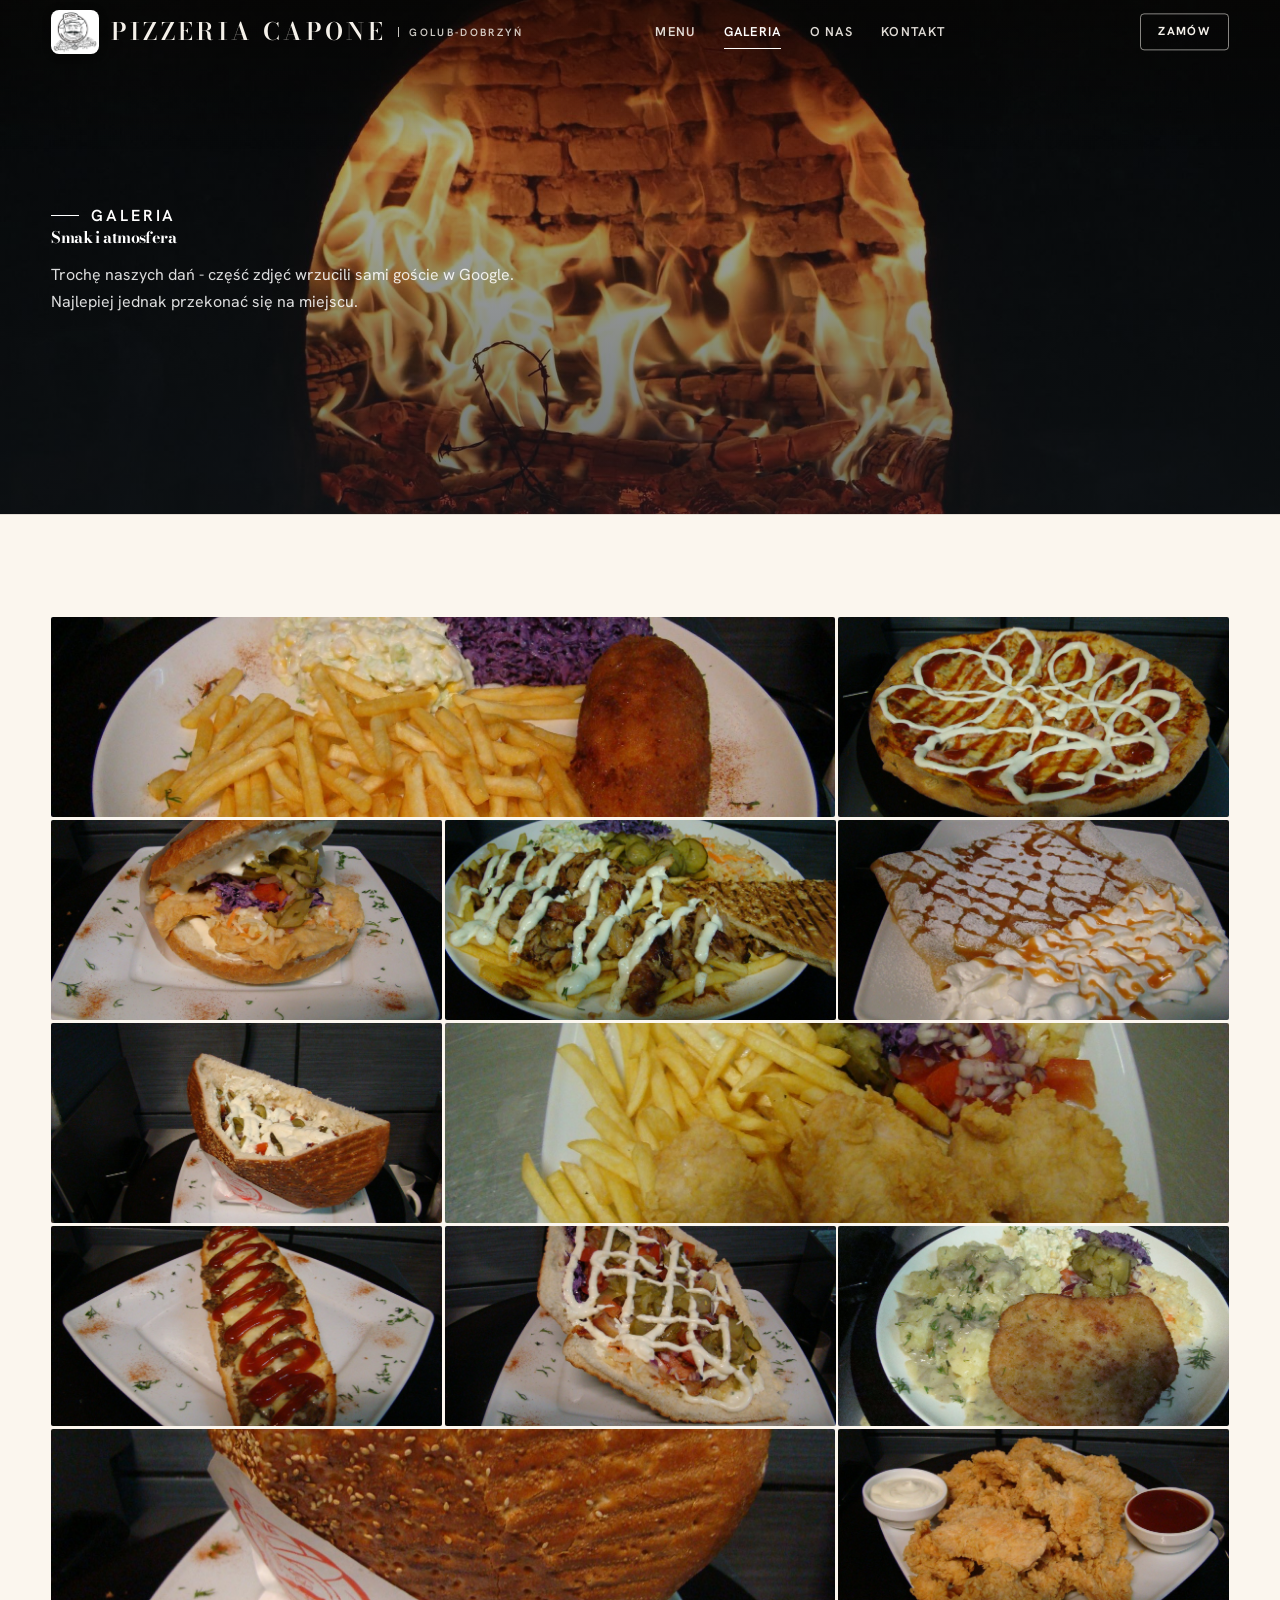
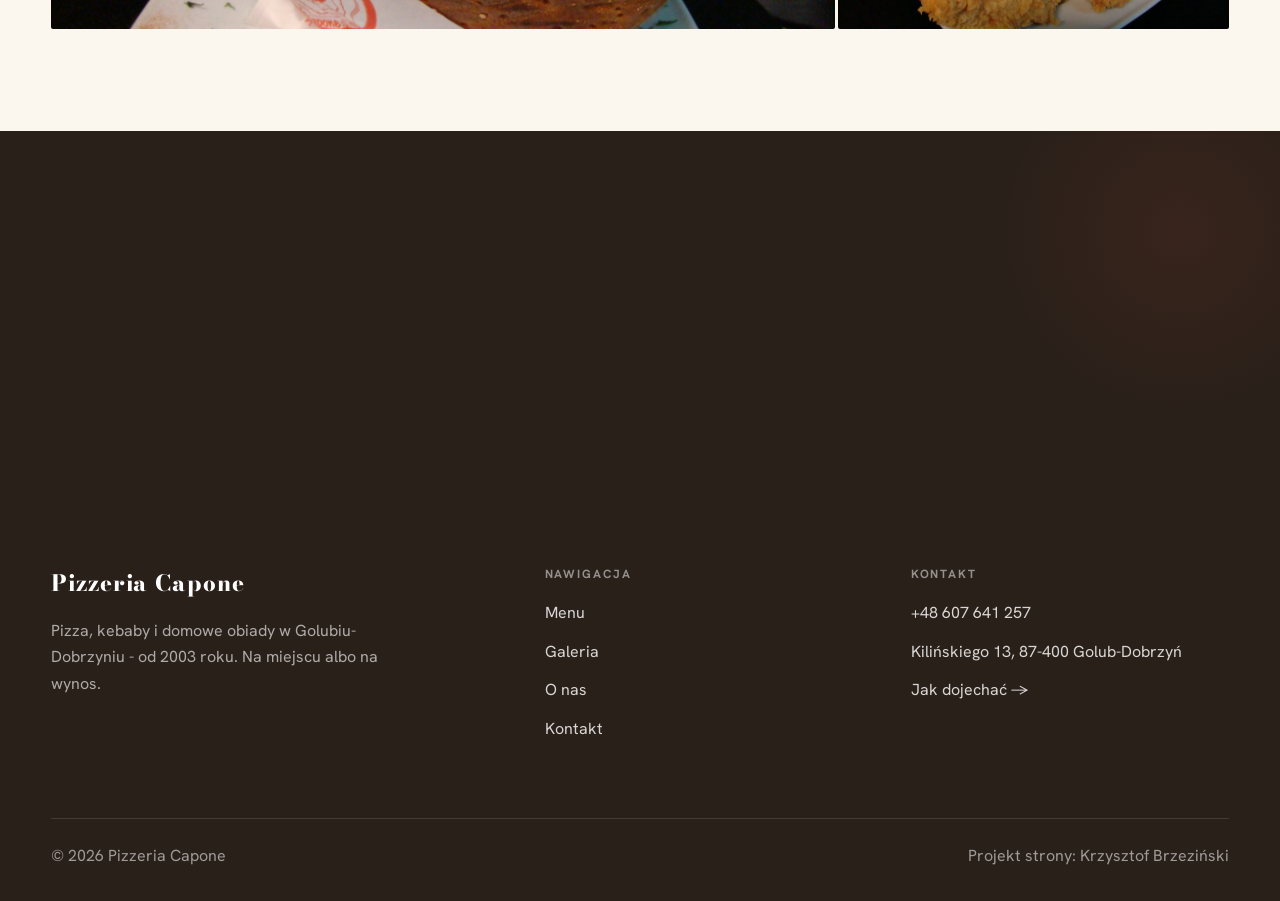
<file: realizacje.html>
<!DOCTYPE html>
<html lang="pl">
<head>
<meta charset="UTF-8">
<meta name="viewport" content="width=device-width, initial-scale=1.0">
<title>Galeria - Pizzeria Capone</title>
<meta name="description" content="Galeria Pizzerii Capone w Golubiu-Dobrzyniu: pizza, kebaby, stripsy, zapiekanki, naleśniki i domowe obiady - zdjęcia naszych dań.">
<link rel="preconnect" href="https://fonts.googleapis.com">
<link rel="preconnect" href="https://fonts.gstatic.com" crossorigin>
<link href="https://fonts.googleapis.com/css2?family=Bodoni+Moda:wght@500;600;700&family=Hanken+Grotesk:wght@400;500;600&display=swap" rel="stylesheet">
<link rel="stylesheet" href="assets/styles.css">
<link rel="icon" type="image/png" href="img/favicon.png">
<link rel="apple-touch-icon" href="img/apple-touch-icon.png">
</head>
<body>

<header class="nav">
  <div class="wrap nav-inner">
    <a class="brand brand-has-logo" href="index.html"><img class="brand-logo" src="img/logo.png" alt="Pizzeria Capone - logo"><span class="name">Pizzeria Capone</span><span class="sub">Golub-Dobrzyń</span></a>
    <nav class="nav-links">
      <a href="oferta.html">Menu</a>
      <a href="realizacje.html" class="active">Galeria</a>
      <a href="o-nas.html">O nas</a>
      <a href="kontakt.html">Kontakt</a>
      <a href="tel:+48607641257" class="btn btn-accent">Zamów</a>
    </nav>
    <button class="nav-toggle" aria-label="Menu"><span></span><span></span><span></span></button>
  </div>
</header>

<section class="pagehead">
  <img src="img/hero-home.jpg" alt="Pizzeria Capone - piec">
  <div class="wrap">
    <span class="eyebrow">Galeria</span>
    <h1>Smak i atmosfera</h1>
    <p>Trochę naszych dań - część zdjęć wrzucili sami goście w Google. Najlepiej jednak przekonać się na miejscu.</p>
  </div>
</section>
<section>
  <div class="wrap">
    <div class="gallery">
      <div class="tile t-two3 reveal"><img src="img/g1.jpg" alt="Zestaw obiadowy z frytkami i surówkami" loading="lazy"><div class="cap">Zestaw obiadowy</div></div>
      <div class="tile t-third reveal"><img src="img/g3.jpg" alt="Nasza pizza" loading="lazy"><div class="cap">Nasza pizza</div></div>
      <div class="tile t-third reveal"><img src="img/g4.jpg" alt="Burger z kurczakiem" loading="lazy"><div class="cap">Burger z kurczakiem</div></div>
      <div class="tile t-third reveal"><img src="img/g5.jpg" alt="Kebab na talerzu z frytkami i surówkami" loading="lazy"><div class="cap">Kebab na talerzu</div></div>
      <div class="tile t-third reveal"><img src="img/g6.jpg" alt="Naleśnik z bitą śmietaną i karmelem" loading="lazy"><div class="cap">Naleśniki na słodko</div></div>
      <div class="tile t-third reveal"><img src="img/g7.jpg" alt="Kebab w chlebku z sosem czosnkowym" loading="lazy"><div class="cap">Kebab w chlebku</div></div>
      <div class="tile t-two3 reveal"><img src="img/g8.jpg" alt="Zestaw stripsów z frytkami i surówkami" loading="lazy"><div class="cap">Zestaw stripsów</div></div>
      <div class="tile t-third reveal"><img src="img/g9.jpg" alt="Zapiekanka z serem" loading="lazy"><div class="cap">Zapiekanka</div></div>
      <div class="tile t-third reveal"><img src="img/g10.jpg" alt="Pół chleba z kebabem" loading="lazy"><div class="cap">Pół chleba z kebabem</div></div>
      <div class="tile t-third reveal"><img src="img/about.jpg" alt="Domowy obiad - kotlet schabowy z ziemniakami" loading="lazy"><div class="cap">Domowy obiad</div></div>
      <div class="tile t-two3 reveal"><img src="img/g12.jpg" alt="Chleb kebabowy z sezamem" loading="lazy"><div class="cap">Chleb kebabowy z sezamem</div></div>
      <div class="tile t-third reveal"><img src="img/g13.jpg" alt="Stripsy z sosami" loading="lazy"><div class="cap">Stripsy z sosami</div></div>
    </div>
  </div>
</section>
<section class="cta">
  <div class="wrap">
    <div class="reveal">
      <span class="eyebrow">Zapraszamy</span>
      <h2>Głodny? Najlepiej spróbować na miejscu.</h2>
      <p>Zajrzyj na Kilińskiego 13, zobacz jak u nas wygląda, i zostań na obiad.</p>
    </div>
    <div class="cta-actions reveal">
      <a href="tel:+48607641257" class="btn btn-light">Zadzwoń: +48 607 641 257 <span class="arr">→</span></a>
      <a href="https://maps.google.com/?cid=8520244853680919772" target="_blank" rel="noopener" class="btn btn-ghost" style="color:#fff;border-color:rgba(255,255,255,.3)">Jak dojechać</a>
    </div>
  </div>
</section>

<footer>
  <div class="wrap">
    <div class="foot-grid">
      <div class="foot-brand">
        <div class="name">Pizzeria Capone</div>
        <p>Pizza, kebaby i domowe obiady w Golubiu-Dobrzyniu - od 2003 roku. Na miejscu albo na wynos.</p>
      </div>
      <div class="foot-col">
        <h4>Nawigacja</h4>
        <a href="oferta.html">Menu</a>
        <a href="realizacje.html">Galeria</a>
        <a href="o-nas.html">O nas</a>
        <a href="kontakt.html">Kontakt</a>
      </div>
      <div class="foot-col">
        <h4>Kontakt</h4>
        <a href="tel:+48607641257">+48 607 641 257</a>
        <p>Kilińskiego 13, 87-400 Golub-Dobrzyń</p>
        <a href="https://maps.google.com/?cid=8520244853680919772&g_mp=CiVnb29nbGUubWFwcy5wbGFjZXMudjEuUGxhY2VzLkdldFBsYWNlEAIYBCAA" target="_blank" rel="noopener">Jak dojechać →</a>
      </div>
    </div>
    <div class="foot-bot">
      <span>© 2026 Pizzeria Capone</span>
      <span>Projekt strony: Krzysztof Brzeziński</span>
    </div>
  </div>
</footer>
<div class="sticky-reserve"><a class="sr-book" href="tel:+48607641257">Zadzwoń i zamów</a><a class="sr-call" href="tel:+48607641257" aria-label="Zadzwoń"><svg class="ico-tel" width="16" height="16" viewBox="0 0 24 24" fill="none" aria-hidden="true"><path d="M6.6 10.8a15.5 15.5 0 0 0 6.6 6.6l2.2-2.2a1 1 0 0 1 1-.24 11.4 11.4 0 0 0 3.6.58 1 1 0 0 1 1 1V20a1 1 0 0 1-1 1A17 17 0 0 1 3 4a1 1 0 0 1 1-1h3.5a1 1 0 0 1 1 1c0 1.25.2 2.46.58 3.6a1 1 0 0 1-.25 1l-2.23 2.2Z" fill="currentColor"/></svg></a></div>

<script src="assets/main.js"></script>
</body>
</html>
</file>
<file: assets/styles.css>
/* ============================================================
   STOLBASZ — premium, architektoniczny B2B fit-out
   Jasna paleta, zero brązu. System wg premium-web-craft.
   Projekt strony: Krzysztof Brzeziński
   ============================================================ */

:root{
  /* PALETA — jasna, architektoniczna, chłodna */
  --paper:#FBF6EE;          /* główne tło */
  --paper-2:#F0E5D6;        /* sekcje alternatywne (chłodny jasny szary) */
  --paper-3:#F0E5D6;        /* delikatne wypełnienia */
  --ink:#2A201A;            /* tekst główny — chłodny grafit */
  --ink-soft:#4A3B2F;       /* nagłówki drugorzędne */
  --muted:#8C8175;          /* tekst poboczny */
  --line:rgba(42,32,26,.12);/* hairline */
  --accent:#B84A28;         /* stonowany petrol-slate — jedyny akcent */
  --accent-d:#97381C;
  --accent-soft:rgba(184,74,40,.10);
  --dark:#2A201A;           /* sekcje ciemne (stopka/CTA) */

  /* ODSTĘPY — skala 4/8 */
  --space-1:4px; --space-2:8px; --space-3:12px; --space-4:16px; --space-5:24px;
  --space-6:32px; --space-7:48px; --space-8:64px; --space-9:96px; --space-10:128px;

  /* TYPOGRAFIA — fluid clamp() */
  --text-sm:clamp(.82rem,.8rem+.1vw,.9rem);
  --text-base:clamp(1rem,.97rem+.15vw,1.1rem);
  --text-lg:clamp(1.12rem,1.05rem+.3vw,1.3rem);
  --text-h3:clamp(1.2rem,1.1rem+.5vw,1.5rem);
  --text-h2:clamp(1.9rem,1.5rem+1.9vw,2.8rem);
  --text-h1:clamp(2.6rem,1.9rem+3.6vw,4.6rem);

  /* PROMIENIE — architektoniczne, raczej ostre */
  --r-sm:3px; --r-md:6px; --r-lg:10px;

  /* RUCH */
  --ease:cubic-bezier(.25,.46,.45,.94); --dur:.24s;

  /* CIENIE — miękkie, warstwowe */
  --sh-sm:0 1px 2px rgba(16,24,32,.04), 0 2px 8px rgba(16,24,32,.05);
  --sh-md:0 2px 6px rgba(16,24,32,.05), 0 12px 28px -8px rgba(16,24,32,.12);
  --sh-lg:0 6px 14px rgba(16,24,32,.07), 0 26px 56px -18px rgba(16,24,32,.22);

  --hairline:1px solid var(--line);

  --font-display:'Bodoni Moda',serif;
  --font-body:'Hanken Grotesk',sans-serif;
}

*{box-sizing:border-box;margin:0;padding:0}
html{scroll-behavior:smooth}
body{
  font-family:var(--font-body);
  font-size:var(--text-base);
  line-height:1.65;
  color:var(--ink);
  background:var(--paper);
  -webkit-font-smoothing:antialiased;
  text-rendering:optimizeLegibility;
}
img{max-width:100%;display:block}
a{color:inherit;text-decoration:none}

.wrap{width:min(92%,1180px);margin-inline:auto}
section{padding-block:clamp(52px,6.5vw,96px)}

h1,h2,h3{font-family:var(--font-display);font-weight:700;line-height:1.08;letter-spacing:-.02em;color:var(--ink)}
h1{font-size:var(--text-h1);letter-spacing:-.035em}
h2{font-size:var(--text-h2);letter-spacing:-.025em}
h3{font-size:var(--text-h3)}
p{max-width:65ch}

.eyebrow{
  font-family:var(--font-body);
  font-size:var(--text-sm);
  font-weight:600;
  letter-spacing:.18em;
  text-transform:uppercase;
  color:var(--accent);
  display:inline-flex;align-items:center;gap:var(--space-3);
}
.eyebrow::before{content:"";width:28px;height:1px;background:var(--accent);display:inline-block}

.muted{color:var(--muted)}
.lead{font-size:var(--text-lg);line-height:1.55;color:var(--ink-soft);max-width:50ch}

/* ---------- BUTTONS ---------- */
.btn{
  display:inline-flex;align-items:center;gap:var(--space-2);
  font-weight:600;font-size:var(--text-sm);letter-spacing:.02em;
  padding:var(--space-4) var(--space-6);
  border-radius:var(--r-sm);
  transition:transform var(--dur) var(--ease),box-shadow var(--dur) var(--ease),background var(--dur) var(--ease);
  cursor:pointer;border:1px solid transparent;
}
.btn-accent{background:var(--accent);color:#fff;box-shadow:var(--sh-sm)}
.btn-accent:hover{background:var(--accent-d);transform:translateY(-2px);box-shadow:var(--sh-md)}
.btn-accent:active{transform:translateY(0);box-shadow:var(--sh-sm)}
.btn-ghost{background:transparent;color:var(--ink);border-color:var(--line)}
.btn-ghost:hover{border-color:var(--accent);color:var(--accent);transform:translateY(-2px)}
.btn-light{background:#fff;color:var(--ink);box-shadow:var(--sh-sm)}
.btn-light:hover{transform:translateY(-2px);box-shadow:var(--sh-md)}
.btn .arr{transition:transform var(--dur) var(--ease)}
.btn:hover .arr{transform:translateX(4px)}

/* ---------- NAV ---------- */
.nav{
  position:sticky;top:0;z-index:50;
  background:color-mix(in srgb,var(--paper) 88%,transparent);
  backdrop-filter:saturate(140%) blur(10px);
  border-bottom:var(--hairline);
}
.nav-inner{display:flex;align-items:center;justify-content:space-between;height:72px}
.brand{display:flex;flex-direction:column;line-height:1}
.brand .name{font-family:var(--font-display);font-weight:800;font-size:1.35rem;letter-spacing:.04em}
.brand .sub{font-size:.62rem;letter-spacing:.34em;text-transform:uppercase;color:var(--muted);margin-top:5px}
.nav-links{display:flex;align-items:center;gap:var(--space-6)}
.nav-links a{font-size:var(--text-sm);font-weight:500;color:var(--ink-soft);position:relative;padding-block:4px;transition:color var(--dur) var(--ease)}
.nav-links a::after{content:"";position:absolute;left:0;bottom:0;width:0;height:1.5px;background:var(--accent);transition:width var(--dur) var(--ease)}
.nav-links a:hover,.nav-links a.active{color:var(--ink)}
.nav-links a:hover::after,.nav-links a.active::after{width:100%}
.nav-links .btn{padding:var(--space-2) var(--space-5)}
/* przyciski w nav: właściwy kolor (przebij .nav-links a) + bez podkreślenia */
.nav-links a.btn-accent{color:#fff}
.nav-links a.btn-ghost,.nav-links a.btn-light{color:var(--ink)}
.nav-links a.btn::after{display:none}
.nav-toggle{display:none;background:none;border:none;cursor:pointer;flex-direction:column;gap:5px;padding:8px}
.nav-toggle span{width:24px;height:2px;background:var(--ink);transition:var(--dur)}

/* ---------- HERO (split) ---------- */
.hero{position:relative;overflow:hidden;border-bottom:var(--hairline)}
.hero-grid{display:grid;grid-template-columns:1.05fr .95fr;gap:clamp(24px,4vw,60px);align-items:center;
  padding-block:clamp(36px,4.5vw,64px)}
.hero-copy .eyebrow{margin-bottom:var(--space-5)}
.hero-copy h1{margin-bottom:var(--space-5)}
.hero-copy .lead{margin-bottom:var(--space-7)}
.hero-actions{display:flex;flex-wrap:wrap;gap:var(--space-4)}
.hero-art{position:relative;aspect-ratio:4/3;border-radius:var(--r-lg);overflow:hidden;box-shadow:var(--sh-lg)}
.hero-art img{width:100%;height:100%;object-fit:cover}
.hero-art::after{content:"";position:absolute;inset:0;background:linear-gradient(180deg,transparent 55%,rgba(18,24,28,.28))}
.hero-badge{position:absolute;left:var(--space-5);bottom:var(--space-5);z-index:2;
  background:rgba(252,252,251,.94);backdrop-filter:blur(4px);
  border-radius:var(--r-md);padding:var(--space-4) var(--space-5);box-shadow:var(--sh-md);max-width:78%}
.hero-badge strong{display:block;font-family:var(--font-display);font-size:1rem;letter-spacing:-.01em}
.hero-badge span{font-size:var(--text-sm);color:var(--muted)}

/* ---------- HERO duży / kinowy (strona główna) ---------- */
.hero-cine{position:relative;min-height:clamp(560px,82vh,840px);min-height:clamp(560px,82svh,840px);display:flex;align-items:center;overflow:hidden;border-bottom:var(--hairline)}
.hero-cine>img{position:absolute;inset:0;width:100%;height:100%;object-fit:cover;z-index:0}
.hero-cine::after{content:"";position:absolute;inset:0;z-index:1;
  background:linear-gradient(95deg,rgba(13,18,23,.86) 0%,rgba(13,18,23,.64) 32%,rgba(13,18,23,.24) 62%,rgba(13,18,23,.04) 100%)}
.hero-cine .wrap{position:relative;z-index:2;padding-block:var(--space-8)}
.hero-cine .hero-copy{max-width:660px}
.hero-cine .eyebrow{color:#fff;margin-bottom:var(--space-5)}
.hero-cine .eyebrow::before{background:#fff}
.hero-cine h1{color:#fff;margin-bottom:var(--space-5);font-size:clamp(2.9rem,2rem+4.4vw,5.2rem)}
.hero-cine .lead{color:rgba(255,255,255,.92);max-width:48ch;margin-bottom:var(--space-7)}
.hero-cine .hero-actions{display:flex;flex-wrap:wrap;gap:var(--space-4)}
@media(max-width:680px){
  .hero-cine{min-height:clamp(520px,76vh,640px);min-height:clamp(520px,76svh,640px);align-items:flex-end}
  .hero-cine::after{background:linear-gradient(0deg,rgba(13,18,23,.9) 6%,rgba(13,18,23,.45) 55%,rgba(13,18,23,.25) 100%)}
  .hero-cine .wrap{padding-bottom:var(--space-9)}
}

/* full-bleed hero variant (podstrony) */
.pagehead{position:relative;min-height:46vh;min-height:46svh;display:flex;align-items:flex-end;overflow:hidden;border-bottom:var(--hairline)}
.pagehead img{position:absolute;inset:0;width:100%;height:100%;object-fit:cover}
.pagehead::after{content:"";position:absolute;inset:0;background:linear-gradient(180deg,rgba(18,24,28,.25),rgba(18,24,28,.62))}
.pagehead .wrap{position:relative;z-index:2;padding-block:var(--space-9);color:#fff}
.pagehead h1{color:#fff;max-width:18ch}
.pagehead .eyebrow{color:#fff}
.pagehead .eyebrow::before{background:#fff}
.pagehead p{color:rgba(255,255,255,.86);margin-top:var(--space-4);max-width:54ch}

/* ---------- STRIP (pasek skrótów / liczby) ---------- */
.strip{background:var(--dark);color:#fff}
.strip .wrap{display:grid;grid-template-columns:repeat(4,1fr);gap:var(--space-6);padding-block:var(--space-8)}
.strip .item .k{font-family:var(--font-display);font-size:clamp(1.6rem,1.2rem+1.4vw,2.4rem);font-weight:800;letter-spacing:-.02em;color:#fff}
.strip .item .v{font-size:var(--text-sm);color:rgba(255,255,255,.66);margin-top:var(--space-2);line-height:1.45}
.strip .item{border-left:2px solid var(--accent);padding-left:var(--space-5)}

/* ---------- SECTION HEAD ---------- */
.head{max-width:48rem;margin-bottom:var(--space-8)}
.head.center{margin-inline:auto;text-align:center}
.head .eyebrow{margin-bottom:var(--space-4)}
.head h2{margin-bottom:var(--space-4)}
.head p{color:var(--muted);font-size:var(--text-lg);line-height:1.55}
.head.center p{margin-inline:auto}

/* ---------- INTRO SPLIT ---------- */
.split{display:grid;grid-template-columns:.92fr 1.08fr;gap:clamp(28px,5vw,80px);align-items:center}
.split.rev{grid-template-columns:1.08fr .92fr}
.split.rev .split-art{order:-1}
.split-art{position:relative;aspect-ratio:5/4;border-radius:var(--r-lg);overflow:hidden;box-shadow:var(--sh-lg)}
.split-art img{width:100%;height:100%;object-fit:cover}
.split-copy h2{margin-bottom:var(--space-5)}
.split-copy p+p{margin-top:var(--space-4)}
.split-copy .btn{margin-top:var(--space-6)}

/* ---------- SERVICES (zakres) ---------- */
.svc-grid{display:grid;grid-template-columns:repeat(auto-fit,minmax(280px,1fr));gap:var(--space-5)}
.svc{background:#fff;border:var(--hairline);border-radius:var(--r-md);padding:var(--space-7) var(--space-6);
  transition:transform var(--dur) var(--ease),box-shadow var(--dur) var(--ease),border-color var(--dur) var(--ease);
  position:relative;overflow:hidden}
.svc::before{content:"";position:absolute;left:0;top:0;width:3px;height:0;background:var(--accent);transition:height var(--dur) var(--ease)}
.svc:hover{transform:translateY(-4px);box-shadow:var(--sh-md);border-color:transparent}
.svc:hover::before{height:100%}
.svc .ic{font-family:var(--font-display);font-size:.8rem;font-weight:700;letter-spacing:.12em;color:var(--accent);margin-bottom:var(--space-4)}
.svc h3{margin-bottom:var(--space-3);font-size:1.22rem}
.svc p{color:var(--muted);font-size:var(--text-base);line-height:1.6}

/* big detailed service rows */
.svc-row{display:grid;grid-template-columns:.8fr 1.2fr;gap:clamp(20px,4vw,60px);align-items:center;padding-block:var(--space-8)}
.svc-row+.svc-row{border-top:var(--hairline)}
.svc-row.rev{grid-template-columns:1.2fr .8fr}
.svc-row.rev .svc-row-art{order:-1}
.svc-row-art{aspect-ratio:4/3;border-radius:var(--r-md);overflow:hidden;box-shadow:var(--sh-md)}
.svc-row-art img{width:100%;height:100%;object-fit:cover}
.svc-row h3{font-size:1.5rem;margin-bottom:var(--space-4)}
.svc-row .num{font-family:var(--font-display);font-size:.85rem;font-weight:700;letter-spacing:.14em;color:var(--accent);display:block;margin-bottom:var(--space-3)}
.svc-row ul{list-style:none;margin-top:var(--space-4);display:flex;flex-direction:column;gap:var(--space-2)}
.svc-row li{position:relative;padding-left:var(--space-5);color:var(--muted);font-size:var(--text-base)}
.svc-row li::before{content:"";position:absolute;left:0;top:.62em;width:8px;height:1px;background:var(--accent)}

/* ---------- GALLERY (realizacje) ---------- */
.gallery{display:grid;grid-template-columns:repeat(12,1fr);gap:var(--space-4);grid-auto-rows:200px}
/* GALERIA MASONRY — pionowe zdjęcia (portrety beauty/wellness) bez przycinania: kolumny, height auto */
.gallery-masonry{column-count:3;column-gap:var(--space-4)}
@media(max-width:900px){.gallery-masonry{column-count:2}}
@media(max-width:560px){.gallery-masonry{column-count:1}}
.gallery-masonry .m-tile{break-inside:avoid;margin:0 0 var(--space-4);padding:0;position:relative;overflow:hidden;border-radius:var(--r-md);border:1px solid var(--line)}
.gallery-masonry .m-tile img{width:100%;height:auto;display:block}
.gallery-masonry .m-tile .cap{position:absolute;left:0;right:0;bottom:0;padding:var(--space-4);color:#fff;background:linear-gradient(0deg,rgba(0,0,0,.55),transparent);font-size:var(--text-sm)}
.tile{position:relative;overflow:hidden;border-radius:var(--r-md);box-shadow:var(--sh-sm);
  transition:transform var(--dur) var(--ease),box-shadow var(--dur) var(--ease)}
.tile img{width:100%;height:100%;object-fit:cover;transition:transform .6s var(--ease)}
.tile:hover{box-shadow:var(--sh-md)}
.tile:hover img{transform:scale(1.05)}
.tile .cap{position:absolute;left:0;right:0;bottom:0;padding:var(--space-5) var(--space-4) var(--space-4);
  background:linear-gradient(transparent,rgba(18,24,28,.78));color:#fff;
  font-size:var(--text-sm);font-weight:600;letter-spacing:.01em;
  opacity:0;transform:translateY(8px);transition:var(--dur) var(--ease)}
.tile:hover .cap{opacity:1;transform:translateY(0)}
.tile .cap small{display:block;font-weight:400;opacity:.78;letter-spacing:.04em;text-transform:uppercase;font-size:.66rem;margin-top:3px}
/* bento spans */
.t-wide{grid-column:span 6}
.t-tall{grid-column:span 6;grid-row:span 2}
.t-std{grid-column:span 6}
.t-third{grid-column:span 4}
.t-two3{grid-column:span 8}

/* ---------- TRUST / WIARYGODNOŚĆ ---------- */
.trust{background:var(--paper-2)}
.trust-grid{display:grid;grid-template-columns:repeat(auto-fit,minmax(240px,1fr));gap:var(--space-5);margin-top:var(--space-7)}
.trust-card{background:#fff;border-radius:var(--r-md);padding:var(--space-7) var(--space-6);box-shadow:var(--sh-sm);border-top:3px solid var(--accent)}
.trust-card .big{font-family:var(--font-display);font-size:clamp(1.8rem,1.3rem+1.6vw,2.6rem);font-weight:800;letter-spacing:-.02em;color:var(--ink);line-height:1}
.trust-card h3{font-size:1.12rem;margin:var(--space-3) 0 var(--space-2)}
.trust-card p{color:var(--muted);font-size:var(--text-base);line-height:1.55}

/* ---------- CTA band ---------- */
.cta{background:var(--dark);color:#fff;position:relative;overflow:hidden}
.cta .wrap{display:grid;grid-template-columns:1.4fr .6fr;gap:var(--space-7);align-items:center;position:relative;z-index:2}
.cta h2{color:#fff;max-width:20ch}
.cta p{color:rgba(255,255,255,.74);margin-top:var(--space-4)}
.cta-actions{display:flex;flex-direction:column;gap:var(--space-3);align-items:flex-start}
.cta::before{content:"";position:absolute;right:-80px;top:-80px;width:360px;height:360px;border-radius:50%;
  background:radial-gradient(circle,var(--accent-soft),transparent 70%)}

/* ---------- CONTACT ---------- */
.contact-grid{display:grid;grid-template-columns:.85fr 1.15fr;gap:clamp(28px,4vw,56px);align-items:start}
.info-list{display:flex;flex-direction:column;gap:var(--space-2)}
.info-row{display:flex;gap:var(--space-4);align-items:flex-start;padding-block:var(--space-4);border-bottom:var(--hairline)}
.info-row .ic{flex:none;width:42px;height:42px;display:grid;place-items:center;border-radius:50%;
  background:var(--accent-soft);color:var(--accent);font-size:1.05rem}
.info-row .lbl{font-size:.72rem;letter-spacing:.14em;text-transform:uppercase;color:var(--muted)}
.info-row .val{font-weight:600;font-size:var(--text-base);margin-top:2px}
.info-row a.val:hover{color:var(--accent)}
.map{border:none;border-radius:var(--r-lg);box-shadow:var(--sh-md);width:100%;height:100%;min-height:380px;filter:grayscale(.2) contrast(1.02)}
.form{background:#fff;border:var(--hairline);border-radius:var(--r-lg);padding:clamp(24px,3vw,40px);box-shadow:var(--sh-sm)}
.form .fld{margin-bottom:var(--space-5)}
.form label{display:block;font-size:var(--text-sm);font-weight:600;margin-bottom:var(--space-2)}
.form input,.form textarea{width:100%;font-family:inherit;font-size:var(--text-base);color:var(--ink);
  padding:var(--space-4);border:var(--hairline);border-radius:var(--r-sm);background:var(--paper);transition:border-color var(--dur)}
.form input:focus,.form textarea:focus{outline:none;border-color:var(--accent);background:#fff}
.form textarea{resize:vertical;min-height:120px}
.form .note{font-size:var(--text-sm);color:var(--muted);margin-top:var(--space-3)}

/* ---------- FOOTER ---------- */
footer{background:var(--dark);color:#fff;padding-block:var(--space-9) var(--space-6)}
.foot-grid{display:grid;grid-template-columns:1.4fr 1fr 1fr;gap:var(--space-7);margin-bottom:var(--space-8)}
.foot-brand .name{font-family:var(--font-display);font-weight:800;font-size:1.4rem;letter-spacing:.04em}
.foot-brand p{color:rgba(255,255,255,.62);margin-top:var(--space-4);font-size:var(--text-base);max-width:38ch}
.foot-col h4{font-size:.74rem;letter-spacing:.16em;text-transform:uppercase;color:rgba(255,255,255,.5);margin-bottom:var(--space-4)}
.foot-col a,.foot-col p{display:block;color:rgba(255,255,255,.82);font-size:var(--text-base);margin-bottom:var(--space-3)}
.foot-col a:hover{color:#fff}
.foot-bot{border-top:1px solid rgba(255,255,255,.12);padding-top:var(--space-5);display:flex;justify-content:space-between;flex-wrap:wrap;gap:var(--space-3);
  font-size:var(--text-sm);color:rgba(255,255,255,.55)}
.foot-bot a:hover{color:#fff}

/* ---------- REVEAL ---------- */
.reveal{opacity:0;transform:translateY(22px);transition:opacity .6s var(--ease),transform .6s var(--ease)}
.reveal.in{opacity:1;transform:none}

/* ---------- RESPONSIVE ---------- */
@media(max-width:920px){
  .hero-grid,.split,.split.rev,.svc-row,.svc-row.rev,.cta .wrap,.contact-grid,.foot-grid{grid-template-columns:1fr}
  .split.rev .split-art,.svc-row.rev .svc-row-art{order:0}
  .hero-art{aspect-ratio:16/10;max-height:420px}
  .strip .wrap{grid-template-columns:repeat(2,1fr);gap:var(--space-7)}
  .gallery{grid-auto-rows:180px}
  .t-wide,.t-tall,.t-std,.t-third,.t-two3{grid-column:span 6}
  .t-tall{grid-row:span 1}
  .cta-actions{flex-direction:row;flex-wrap:wrap}
  .foot-grid{gap:var(--space-6)}
}
@media(max-width:680px){
  .nav-links{position:fixed;inset:72px 0 auto 0;background:var(--paper);flex-direction:column;align-items:stretch;
    gap:0;padding:var(--space-4) 6%;border-bottom:var(--hairline);box-shadow:var(--sh-md);
    transform:translateY(-120%);transition:transform var(--dur) var(--ease)}
  .nav-links.open{transform:translateY(0)}
  .nav-links a{padding-block:var(--space-4);border-bottom:var(--hairline)}
  .nav-links .btn{margin-top:var(--space-3);justify-content:center}
  .nav-toggle{display:flex}
  .strip .wrap{grid-template-columns:1fr}
  .gallery{grid-template-columns:repeat(6,1fr)}
  .foot-grid{grid-template-columns:1fr}
}
@media(prefers-reduced-motion:reduce){
  *{animation-duration:.01ms!important;transition:none!important}
  .reveal{opacity:1!important;transform:none!important}
  html{scroll-behavior:auto}
}

/* ============================================================
   PREMIUM LAYER — destylat deep-researchu branż (anty-AI, spokój).
   Zmienne STOLBASZ (--accent/--ink/--paper/--line/--dark). Ruch ledwo
   zauważalny, krzywa cubic-bezier(.16,.84,.44,1); prefers-reduced-motion
   pokryte blanketem wyżej. Karty hairline zamiast cieni = #1 sygnał „nie-AI".
   ============================================================ */

/* więcej oddechu między sekcjami (liderzy: 110-130px) */
section{padding-block:clamp(64px,8vw,128px)}

/* 1) Aksamitny reveal — dłuższa, miękka krzywa zamiast „skoku" */
.reveal{transition:opacity .9s cubic-bezier(.16,.84,.44,1),transform .9s cubic-bezier(.16,.84,.44,1);will-change:opacity,transform}
/* stagger TYLKO w galerii (tam pozycja = porządek dzieci) */
.gallery .reveal:nth-child(2){transition-delay:.07s}
.gallery .reveal:nth-child(3){transition-delay:.14s}
.gallery .reveal:nth-child(4){transition-delay:.21s}
.gallery .reveal:nth-child(5){transition-delay:.28s}
.gallery .reveal:nth-child(6){transition-delay:.35s}

/* 2) Hero STATYCZNY na .hero-cine — Ken Burns CAŁKIEM WYŁĄCZONY 26.06 (3. zgłoszenie Szymona).
   GENEZA: animowanie scale na <img> hero z teksturami (cegły/framugi) re-samplinguje obraz
   klatka po klatce → na części ekranów drobne drganie/shimmer = „heroshot się trzęsie".
   translateY usunięto wcześniej, scale-only + will-change/GPU NIE wystarczyły do GWARANCJI gładkości.
   Krzysztof zażądał pewności („make sure, że błąd się nie pojawi") > efekt. Zero animacji = 0% drgania.
   Delikatny zoom zostaje TYLKO w pełnoekranowych hero gastro/studio (hg-bg/hs-bg — tło, inny
   mechanizm, chwalone, nigdy nie zgłaszane). NIE wracać do KB na .hero-cine bez realnego testu
   na sprzęcie klienta — to ryzyko regresji „trzęsienia”. */
/* BEZPIECZNY "wow" na hero = jednorazowy FADE-IN (opacity), nie zoom.
   opacity nie dotyka bitmapy → gładkie na KAŻDYM zdjęciu/ekranie/GPU, zero ryzyka migotania.
   Geometryczny ruch (scale/translate) na .hero-cine jest ZAKAZANY (bramka pilnuje). */
@keyframes heroFade{from{opacity:0}to{opacity:1}}
.hero-cine>img{transform:none;animation:heroFade 1.1s ease-out both}

/* 3) Akcentowy hairline pod nagłówkiem sekcji, który „rysuje się" przy wejściu */
.head h2{position:relative;padding-bottom:18px}
.head h2::after{content:"";position:absolute;left:0;bottom:0;height:1px;width:0;background:var(--accent);transition:width 1s cubic-bezier(.16,.84,.44,1) .15s}
.head.center h2::after{left:50%;transform:translateX(-50%)}
.head.reveal.in h2::after,.head.center.reveal.in h2::after{width:54px}

/* 4) Karty HAIRLINE zamiast cieni/zaokrągleń (najmocniejszy anty-AI detal) */
.svc{background:transparent;border:1px solid var(--line);border-radius:var(--r-sm);box-shadow:none}
.svc:hover{box-shadow:none;border-color:var(--accent);transform:translateY(-3px)}
.trust-card{background:transparent;box-shadow:none;border:1px solid var(--line);border-top:2px solid var(--accent);border-radius:var(--r-sm)}
.tile{box-shadow:none;border-radius:var(--r-sm)}
.tile:hover{box-shadow:none}

/* 5) Sticky-nav kondensuje się po przewinięciu (sygnał dopracowania) */
.nav{transition:box-shadow .4s ease,background .4s ease}
.nav.is-stuck{box-shadow:0 1px 0 var(--line),0 14px 30px -24px rgba(0,0,0,.45)}
.nav-inner{transition:height .35s var(--ease)}
.nav.is-stuck .nav-inner{height:60px}

/* 6) MANIFESTO — pełnoekranowy cytat-bohater (zastępuje generyczne „Dlaczego my") */
.manifesto{background:var(--paper-2);text-align:center}
.manifesto .wrap{max-width:60rem}
.manifesto p{font-family:var(--font-display);font-style:italic;font-size:clamp(1.6rem,1rem+2.4vw,2.8rem);line-height:1.32;color:var(--ink-soft);margin-inline:auto;max-width:26ch;position:relative;padding-top:var(--space-8)}
.manifesto p::before{content:"";position:absolute;top:0;left:50%;transform:translateX(-50%);width:54px;height:1px;background:var(--accent)}
.manifesto p span{color:var(--accent);font-style:italic}

/* 7) GATEWAYS — 3 duże bramy-zdjęcia (zamiast paska menu usług) */
.gateways{display:grid;grid-template-columns:repeat(3,1fr);gap:var(--space-4)}
.gateway{position:relative;aspect-ratio:3/4;overflow:hidden;border-radius:var(--r-sm);display:block}
.gateway img{width:100%;height:100%;object-fit:cover;transition:transform .8s var(--ease),filter .5s var(--ease)}
.gateway::after{content:"";position:absolute;inset:0;background:linear-gradient(180deg,transparent 38%,rgba(18,24,28,.74))}
.gateway:hover img{transform:scale(1.05);filter:brightness(1.05)}
.gateway .g-ttl{position:absolute;left:0;right:0;bottom:0;z-index:2;padding:var(--space-6) var(--space-5);color:#fff;font-family:var(--font-display);font-size:1.45rem;letter-spacing:-.01em;line-height:1.15}
.gateway .g-ttl small{display:block;font-family:var(--font-body);font-size:var(--text-sm);font-weight:400;opacity:.82;letter-spacing:.03em;margin-top:5px}
@media(max-width:760px){.gateways{grid-template-columns:1fr}.gateway{aspect-ratio:16/10}}

/* 8) LOGO klienta w nagłówku (gdy podane --logo) */
.brand-logo{height:40px;width:auto;max-width:220px;object-fit:contain;display:block}
.nav.is-stuck .brand-logo{height:34px}
@media(max-width:680px){.brand-logo{height:32px}}

/* === rodzina: gastro === */
/* ============================================================
   RODZINA: GASTRO (restauracja / kawiarnia / bar / pizzeria)
   Doklejane NA WIERZCH base.css. Dziedziczy paletę/fonty skórki gastro (Bodoni Moda + terakota).
   Filozofia: APETYT + REZERWACJA STOLIKA (nie zaufanie/wycena jak u fachowca).
   Menu = kategorie BEZ zmyślonych dań/cen (uczciwość); godziny tylko z reconu.
   ============================================================ */

/* --- Galeria atmosfery: gutterless, ostre rogi (food/wnętrze, nie "dokumentacja") --- */
.gallery{gap:3px}
.tile{border-radius:2px;box-shadow:none}
.tile:hover{box-shadow:none}

/* --- MENU: kategorie (nazwa serif + opis, hairline) - BEZ wymyslonych dań i cen --- */
.menu-sec{background:var(--paper-2)}
.menu-cats{display:grid;grid-template-columns:repeat(2,1fr);gap:var(--space-7) var(--space-8);max-width:62rem;margin:0 auto}
.menu-cat{border-top:1px solid var(--accent);padding-top:var(--space-4)}
.menu-cat h3{font-family:var(--font-display);font-size:1.35rem;letter-spacing:.02em;margin-bottom:var(--space-3)}
.menu-cat p{color:var(--muted);font-size:var(--text-base);line-height:1.6}
.menu-note{text-align:center;color:var(--muted);font-size:var(--text-sm);margin-top:var(--space-8);max-width:50ch;margin-inline:auto}
@media(max-width:760px){.menu-cats{grid-template-columns:1fr;gap:var(--space-6)}}

/* --- KARTA GODZIN (renderowana tylko z realnych danych) --- */
.godz{max-width:30rem}
.godz-row{display:flex;justify-content:space-between;gap:var(--space-5);border-bottom:1px solid var(--line);padding-block:var(--space-3)}
.godz-row b{font-weight:600;color:var(--ink)}
.godz-row span{color:var(--muted)}

/* --- STICKY-RESERVE: dolny pasek mobile (gastro-odpowiednik sticky-call) --- */
.sticky-reserve{display:none}
@media(max-width:820px){
  .sticky-reserve{display:grid;grid-template-columns:1fr auto;gap:1px;position:fixed;left:0;right:0;bottom:0;z-index:90;
    background:var(--line);box-shadow:0 -6px 20px -10px rgba(0,0,0,.4)}
  .sticky-reserve a{padding:15px 8px;text-align:center;font-weight:700;font-size:.95rem;letter-spacing:.01em}
  .sr-book{background:var(--accent);color:#fff}
  .sr-call{background:var(--paper);color:var(--ink);padding-inline:22px}
  body{padding-bottom:56px}
}

/* ============================================================
   FAZA 3 - OSOBNY UKŁAD GASTRO (wzór: topowe restauracje - Noma/Disfrutar/Septime/Alchemist; research wf_c20bffea).
   Hero MINIMALNY: samo pełnoekranowe zdjęcie + 1 krótka linijka w DOLNYM-LEWYM rogu. Reszta = oddech.
   Nazwa pada RAZ - jako logo w navie, NIGDY dublowana wielkim tytułem (to #1 tell taniej strony).
   Nav: logo z LEWEJ (split), przezroczysty nad zdjęciem, lity po scrollu. CTA "Rezerwacja" = obrys w navie, nie guzik na środku.
   ============================================================ */
.hero-gastro{position:relative;height:100vh;height:100svh;min-height:560px;display:flex;align-items:flex-end;overflow:hidden;isolation:isolate}
.hero-gastro .hg-bg{position:absolute;inset:0;width:100%;height:100%;object-fit:cover;z-index:-2;animation:hgKen 28s ease-out infinite alternate}
@keyframes hgKen{from{transform:scale(1.05)}to{transform:scale(1.13)}}
/* overlay: ciemny TYLKO u dołu (pod linijkę), góra/środek zdjęcia oddychają */
.hero-gastro .hg-veil{position:absolute;inset:0;z-index:-1;
  background:linear-gradient(180deg,rgba(8,6,4,0) 0%,rgba(8,6,4,0) 52%,rgba(8,6,4,.68) 100%)}
.hg-tagline{position:relative;z-index:2;margin:0 0 clamp(2.6rem,7vh,5rem) clamp(1.4rem,5vw,4rem);
  font-family:var(--font-display);font-style:normal;font-weight:600;
  font-size:clamp(2.1rem,5.2vw,4rem);line-height:1.08;letter-spacing:.005em;
  color:#f5f1ea;max-width:24ch;text-shadow:0 2px 18px rgba(0,0,0,.5)}
.hg-since{font-family:var(--font-display);font-weight:500;font-size:.62em;letter-spacing:.01em;
  color:rgba(245,241,234,.86);white-space:nowrap}
@media(max-width:640px){.hg-tagline{font-size:clamp(2rem,8vw,2.6rem);margin-bottom:clamp(2rem,9vh,3.4rem)}}

/* ============================================================
   NAWIGACJA GASTRO - styl NOBU (research wf_d6d990de + wf_a8c0864c, żywy kod noburestaurants.com).
   3 strefy, STAŁA wysokość 64px (jak Nobu). JEDEN kontroler gastro.js steruje stanami kierunkowo:
   .nav-hidden (chowanie w dół) + .nav-solid (lity krem przy scrollu w górę). Histereza = brak migania.
   is-stuck (base.js, twardy próg 24px) NEUTRALIZOWANE wizualnie - inaczej base walczyło z gastro i krem migał przy górze.
   ============================================================ */
.nav{position:fixed;left:0;right:0;background:transparent;backdrop-filter:none;border-bottom:1px solid transparent;z-index:100;
  transition:transform .35s var(--ease),background .35s ease,box-shadow .35s ease}
.nav.nav-hidden{transform:translateY(-100%)}
/* NEUTRALIZACJA base is-stuck dla gastro (gastro.js używa nav-solid; base.js dalej rusza is-stuck, ale bez efektu wizualnego) */
.nav.is-stuck{background:transparent;box-shadow:none;border-bottom-color:transparent}
.nav.is-stuck .nav-inner{height:64px}
/* SCRIM: ciemny gradient pod navem -> biały tekst czytelny nad zdjęciem; znika gdy nav lity */
.nav::after{content:"";position:absolute;left:0;right:0;top:0;height:150px;z-index:-1;pointer-events:none;
  transition:opacity .35s ease;background:linear-gradient(180deg,rgba(8,6,4,.55) 0%,rgba(8,6,4,0) 100%)}
.nav.nav-solid::after{opacity:0}
/* WORDMARK: nazwa Bodoni wersaliki + miasto obok (kreska akcentu) */
.nav .brand{flex-direction:row;align-items:baseline;gap:.6rem;line-height:1}
.nav .brand .name{color:#f5f1ea;font-family:var(--font-display);font-weight:600;font-size:1.5rem;text-transform:uppercase;letter-spacing:.14em}
.nav .brand .sub{margin-top:0;padding-left:.65rem;border-left:1px solid currentColor;
  font-size:.66rem;font-weight:600;letter-spacing:.22em;text-transform:uppercase;color:rgba(245,241,234,.82)}
/* LINKI: sans wersaliki, cienki animowany underline */
.nav .nav-links a{color:rgba(245,241,234,.9);font-size:.8rem;font-weight:600;text-transform:uppercase;letter-spacing:.1em;padding-block:6px}
.nav .nav-links a:hover,.nav .nav-links a.active{color:#fff}
.nav .nav-links a::after{background:#fff;height:1px}
.nav .nav-toggle span{background:#f5f1ea}
/* CTA "Rezerwacja": bazowo pełna terakota (czytelna na kremowym menu mobilnym) */
.nav .nav-links a.btn-accent{font-size:.73rem;font-weight:700;text-transform:uppercase;letter-spacing:.12em;
  padding:.5rem 1.1rem;border-radius:4px;border:1px solid var(--accent);background:var(--accent);color:#fff;box-shadow:none}
.nav .nav-links a.btn-accent:hover{transform:none;box-shadow:none}
/* STAN LITY (nav-solid - gastro.js dodaje przy scrollu w GÓRĘ): krem + ciemny tekst + terakota */
.nav.nav-solid{background:color-mix(in srgb,var(--paper) 94%,transparent);backdrop-filter:saturate(140%) blur(10px);border-bottom:var(--hairline)}
.nav.nav-solid .brand .name{color:var(--ink)}
.nav.nav-solid .brand .sub{color:var(--accent)}
.nav.nav-solid .nav-links a{color:var(--ink-soft)}
.nav.nav-solid .nav-links a:hover,.nav.nav-solid .nav-links a.active{color:var(--ink)}
.nav.nav-solid .nav-links a::after{background:var(--accent)}
.nav.nav-solid .nav-toggle span{background:var(--ink)}
/* chowany nav ZAWSZE przezroczysty (nie mignie kremem zjeżdżając w górę) */
.nav.nav-solid.nav-hidden{background:transparent;box-shadow:none;border-bottom-color:transparent}
/* ===== DESKTOP (>=681px): 3 strefy, STAŁA wysokość 64px ===== */
@media(min-width:681px){
  .nav .nav-inner{position:relative;height:64px}
  .nav .nav-links{flex:1;justify-content:center;gap:clamp(1rem,2.2vw,1.9rem);padding-right:9.5rem}
  .nav .nav-links a.btn-accent{position:absolute;right:0;top:50%;transform:translateY(-50%);margin:0}
  .nav:not(.nav-solid) .nav-links a.btn-accent{background:transparent;border-color:rgba(245,241,234,.55);color:#f5f1ea}
  .nav:not(.nav-solid) .nav-links a.btn-accent:hover{background:var(--accent);border-color:var(--accent);color:#fff;transform:translateY(-50%)}
}
/* ===== MOBILE (<=680px): dropdown na kremie - ciemny tekst, pełne CTA (fix kontrastu) ===== */
@media(max-width:680px){
  .nav .nav-links{background:var(--paper)}
  .nav .nav-links a{color:var(--ink-soft)}
  .nav .nav-links a:hover,.nav .nav-links a.active{color:var(--ink)}
  .nav .nav-links a.btn-accent{background:var(--accent);border-color:var(--accent);color:#fff}
  /* zamknięty dropdown w pełni schowany (base -120% przy krótkim menu zostawiał terakotowe CTA wystające górą) */
  .nav .nav-links:not(.open){transform:translateY(-160%);visibility:hidden}
  .nav .nav-links.open{visibility:visible}
  /* brand mniejszy + bez miasta (jak Nobu na telefonie = sama nazwa) - żeby nie wypychał hamburgera */
  .nav .brand .name{font-size:1.12rem;letter-spacing:.1em}
  .nav .brand .sub{display:none}
  .nav .nav-toggle{flex:0 0 auto}
  .nav .brand{min-width:0;overflow:hidden}
}

/* === PAKIET ZAUFANIA (audyt 02.07): dyskretna plakietka oceny w rogu hero + karty realnych opinii === */
.hg-rate{position:absolute;right:clamp(1.4rem,5vw,4rem);bottom:clamp(2.6rem,7vh,5rem);z-index:2;margin:0;
  font-size:.92rem;font-weight:600;letter-spacing:.02em;color:#f5f1ea;white-space:nowrap;
  background:rgba(8,6,4,.5);border:1px solid rgba(245,241,234,.28);border-radius:999px;padding:.5rem 1.05rem}
@media(max-width:640px){.hg-rate{right:1rem;bottom:.9rem;font-size:.8rem;padding:.4rem .8rem}}
.opinie{background:var(--cream-2,var(--paper))}
.opinie-grid{display:grid;grid-template-columns:repeat(auto-fit,minmax(16rem,1fr));gap:var(--space-6);margin-top:var(--space-8)}
.op-card{margin:0;background:var(--paper);border:1px solid var(--line);border-radius:var(--r-md);padding:var(--space-6);display:flex;flex-direction:column;gap:var(--space-3)}
.op-star{color:var(--accent-d,var(--accent));letter-spacing:.1em;font-size:.95rem}
.op-card blockquote{margin:0;color:var(--ink-soft);font-size:var(--text-base);line-height:1.6}
.op-autor{font-family:var(--font-display);font-weight:700;color:var(--ink);font-size:.95rem}

/* === LOGO klienta (Capone): badge w nav - czarny rysunek na białym tle,
   czytelny i na ciemnym scrimie nad hero, i na kremowym nav-solid === */
.nav .brand.brand-has-logo{align-items:center;gap:.75rem}
.brand-logo{height:44px;width:auto;border-radius:8px;box-shadow:0 1px 8px rgba(8,6,4,.28)}
.nav.is-stuck .brand-logo{height:38px}
@media(max-width:680px){.brand-logo{height:34px}}
</file>
